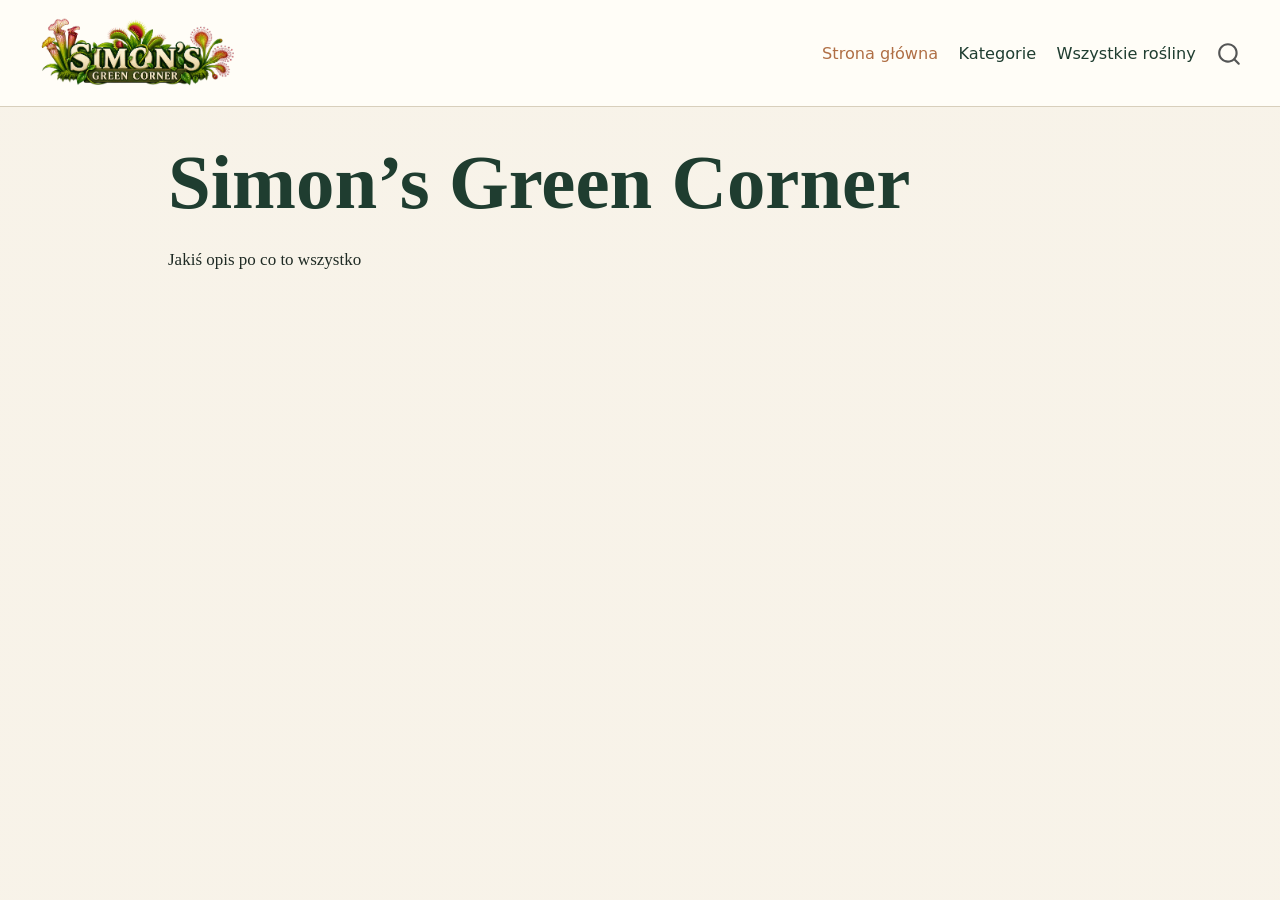
<file: docs/index.html>
<!DOCTYPE html>
<html xmlns="http://www.w3.org/1999/xhtml" lang="pl" xml:lang="pl"><head>

<meta charset="utf-8">
<meta name="generator" content="quarto-1.9.38">

<meta name="viewport" content="width=device-width, initial-scale=1.0, user-scalable=yes">


<title>Simon’s Green Corner – Simon’s Green Corner</title>
<style>
/* Default styles provided by pandoc.
** See https://pandoc.org/MANUAL.html#variables-for-html for config info.
*/
code{white-space: pre-wrap;}
span.smallcaps{font-variant: small-caps;}
div.columns{display: flex; gap: min(4vw, 1.5em);}
div.column{flex: auto; overflow-x: auto;}
div.hanging-indent{margin-left: 1.5em; text-indent: -1.5em;}
ul.task-list{list-style: none;}
ul.task-list li input[type="checkbox"] {
  width: 0.8em;
  margin: 0 0.8em 0.2em -1em; /* quarto-specific, see https://github.com/quarto-dev/quarto-cli/issues/4556 */ 
  vertical-align: middle;
}
</style>


<script src="site_libs/quarto-nav/quarto-nav.js"></script>
<script src="site_libs/quarto-nav/headroom.min.js"></script>
<script src="site_libs/clipboard/clipboard.min.js"></script>
<script src="site_libs/quarto-search/autocomplete.umd.js"></script>
<script src="site_libs/quarto-search/fuse.min.js"></script>
<script src="site_libs/quarto-search/quarto-search.js"></script>
<meta name="quarto:offset" content="./">
<script src="site_libs/quarto-html/quarto.js" type="module"></script>
<script src="site_libs/quarto-html/tabsets/tabsets.js" type="module"></script>
<script src="site_libs/quarto-html/popper.min.js"></script>
<script src="site_libs/quarto-html/tippy.umd.min.js"></script>
<script src="site_libs/quarto-html/anchor.min.js"></script>
<link href="site_libs/quarto-html/tippy.css" rel="stylesheet">
<link href="site_libs/quarto-html/quarto-syntax-highlighting-15634bcf2e68342d4ad2dfa704d543f6.css" rel="stylesheet" id="quarto-text-highlighting-styles">
<script src="site_libs/bootstrap/bootstrap.min.js"></script>
<link href="site_libs/bootstrap/bootstrap-icons.css" rel="stylesheet">
<link href="site_libs/bootstrap/bootstrap-a0f9fd0d421825b736dc1bbcbcba2219.min.css" rel="stylesheet" append-hash="true" id="quarto-bootstrap" data-mode="light">
<script id="quarto-search-options" type="application/json">{
  "location": "navbar",
  "copy-button": false,
  "collapse-after": 3,
  "panel-placement": "end",
  "type": "overlay",
  "limit": 50,
  "keyboard-shortcut": [
    "f",
    "/",
    "s"
  ],
  "show-item-context": false,
  "language": {
    "search-no-results-text": "Brak wyników",
    "search-matching-documents-text": "dopasowane dokumenty",
    "search-copy-link-title": "Kopiuj link do wyszukiwania",
    "search-hide-matches-text": "Ukryj dodatkowe dopasowania",
    "search-more-match-text": "więcej dopasowań w tym dokumencie",
    "search-more-matches-text": "więcej dopasowań w tym dokumencie",
    "search-clear-button-title": "Wyczyść",
    "search-text-placeholder": "",
    "search-detached-cancel-button-title": "Anuluj",
    "search-submit-button-title": "Zatwierdź",
    "search-label": "Szukaj"
  }
}</script>


<link rel="stylesheet" href="styles.css">
</head>

<body class="nav-fixed quarto-light">

<div id="quarto-search-results"></div>
  <header id="quarto-header" class="headroom fixed-top">
    <nav class="navbar navbar-expand-lg " data-bs-theme="dark">
      <div class="navbar-container container-fluid">
      <div class="navbar-brand-container mx-auto">
    <a href="./index.html" class="navbar-brand navbar-brand-logo">
    <img src="./images/logo.png" alt="Simon's Green Corner" class="navbar-logo light-content">
    <img src="./images/logo.png" alt="Simon's Green Corner" class="navbar-logo dark-content">
    </a>
  </div>
            <div id="quarto-search" class="" title="Szukaj"></div>
          <button class="navbar-toggler" type="button" data-bs-toggle="collapse" data-bs-target="#navbarCollapse" aria-controls="navbarCollapse" role="menu" aria-expanded="false" aria-label="Przełącz nawigację" onclick="if (window.quartoToggleHeadroom) { window.quartoToggleHeadroom(); }">
  <span class="navbar-toggler-icon"></span>
</button>
          <div class="collapse navbar-collapse" id="navbarCollapse">
            <ul class="navbar-nav navbar-nav-scroll ms-auto">
  <li class="nav-item">
    <a class="nav-link active" href="./index.html" aria-current="page"> 
<span class="menu-text">Strona główna</span></a>
  </li>  
  <li class="nav-item">
    <a class="nav-link" href="./categories/index.html"> 
<span class="menu-text">Kategorie</span></a>
  </li>  
  <li class="nav-item">
    <a class="nav-link" href="./plants/index.html"> 
<span class="menu-text">Wszystkie rośliny</span></a>
  </li>  
</ul>
          </div> <!-- /navcollapse -->
            <div class="quarto-navbar-tools">
</div>
      </div> <!-- /container-fluid -->
    </nav>
</header>
<!-- content -->
<div id="quarto-content" class="quarto-container page-columns page-rows-contents page-layout-article page-navbar">
<!-- sidebar -->
<!-- margin-sidebar -->
    <div id="quarto-margin-sidebar" class="sidebar margin-sidebar zindex-bottom">
        
    </div>
<!-- main -->
<main class="content" id="quarto-document-content">

<header id="title-block-header" class="quarto-title-block default">
<div class="quarto-title">
<h1 class="title">Simon’s Green Corner</h1>
</div>



<div class="quarto-title-meta">

    
  
    
  </div>
  


</header>


<p>Jakiś opis po co to wszystko</p>



</main> <!-- /main -->
<script id="quarto-html-after-body" type="application/javascript">
  window.document.addEventListener("DOMContentLoaded", function (event) {
    const icon = "";
    const anchorJS = new window.AnchorJS();
    anchorJS.options = {
      placement: 'right',
      icon: icon
    };
    anchorJS.add('.anchored');
    const isCodeAnnotation = (el) => {
      for (const clz of el.classList) {
        if (clz.startsWith('code-annotation-')) {                     
          return true;
        }
      }
      return false;
    }
    const onCopySuccess = function(e) {
      // button target
      const button = e.trigger;
      // don't keep focus
      button.blur();
      // flash "checked"
      button.classList.add('code-copy-button-checked');
      var currentTitle = button.getAttribute("title");
      button.setAttribute("title", "Skopiowano!");
      let tooltip;
      if (window.bootstrap) {
        button.setAttribute("data-bs-toggle", "tooltip");
        button.setAttribute("data-bs-placement", "left");
        button.setAttribute("data-bs-title", "Skopiowano!");
        tooltip = new bootstrap.Tooltip(button, 
          { trigger: "manual", 
            customClass: "code-copy-button-tooltip",
            offset: [0, -8]});
        tooltip.show();    
      }
      setTimeout(function() {
        if (tooltip) {
          tooltip.hide();
          button.removeAttribute("data-bs-title");
          button.removeAttribute("data-bs-toggle");
          button.removeAttribute("data-bs-placement");
        }
        button.setAttribute("title", currentTitle);
        button.classList.remove('code-copy-button-checked');
      }, 1000);
      // clear code selection
      e.clearSelection();
    }
    const getTextToCopy = function(trigger) {
      const outerScaffold = trigger.parentElement.cloneNode(true);
      const codeEl = outerScaffold.querySelector('code');
      for (const childEl of codeEl.children) {
        if (isCodeAnnotation(childEl)) {
          childEl.remove();
        }
      }
      return codeEl.innerText;
    }
    const clipboard = new window.ClipboardJS('.code-copy-button:not([data-in-quarto-modal])', {
      text: getTextToCopy
    });
    clipboard.on('success', onCopySuccess);
    if (window.document.getElementById('quarto-embedded-source-code-modal')) {
      const clipboardModal = new window.ClipboardJS('.code-copy-button[data-in-quarto-modal]', {
        text: getTextToCopy,
        container: window.document.getElementById('quarto-embedded-source-code-modal')
      });
      clipboardModal.on('success', onCopySuccess);
    }
      var localhostRegex = new RegExp(/^(?:http|https):\/\/localhost\:?[0-9]*\//);
      var mailtoRegex = new RegExp(/^mailto:/);
        var filterRegex = new RegExp('/' + window.location.host + '/');
      var isInternal = (href) => {
          return filterRegex.test(href) || localhostRegex.test(href) || mailtoRegex.test(href);
      }
      // Inspect non-navigation links and adorn them if external
     var links = window.document.querySelectorAll('a[href]:not(.nav-link):not(.navbar-brand):not(.toc-action):not(.sidebar-link):not(.sidebar-item-toggle):not(.pagination-link):not(.no-external):not([aria-hidden]):not(.dropdown-item):not(.quarto-navigation-tool):not(.about-link)');
      for (var i=0; i<links.length; i++) {
        const link = links[i];
        if (!isInternal(link.href)) {
          // undo the damage that might have been done by quarto-nav.js in the case of
          // links that we want to consider external
          if (link.dataset.originalHref !== undefined) {
            link.href = link.dataset.originalHref;
          }
        }
      }
    function tippyHover(el, contentFn, onTriggerFn, onUntriggerFn) {
      const config = {
        allowHTML: true,
        maxWidth: 500,
        delay: 100,
        arrow: false,
        appendTo: function(el) {
            return el.parentElement;
        },
        interactive: true,
        interactiveBorder: 10,
        theme: 'quarto',
        placement: 'bottom-start',
      };
      if (contentFn) {
        config.content = contentFn;
      }
      if (onTriggerFn) {
        config.onTrigger = onTriggerFn;
      }
      if (onUntriggerFn) {
        config.onUntrigger = onUntriggerFn;
      }
      window.tippy(el, config); 
    }
    const noterefs = window.document.querySelectorAll('a[role="doc-noteref"]');
    for (var i=0; i<noterefs.length; i++) {
      const ref = noterefs[i];
      tippyHover(ref, function() {
        // use id or data attribute instead here
        let href = ref.getAttribute('data-footnote-href') || ref.getAttribute('href');
        try { href = new URL(href).hash; } catch {}
        const id = href.replace(/^#\/?/, "");
        const note = window.document.getElementById(id);
        if (note) {
          return note.innerHTML;
        } else {
          return "";
        }
      });
    }
    const xrefs = window.document.querySelectorAll('a.quarto-xref');
    const processXRef = (id, note) => {
      // Strip column container classes
      const stripColumnClz = (el) => {
        el.classList.remove("page-full", "page-columns");
        if (el.children) {
          for (const child of el.children) {
            stripColumnClz(child);
          }
        }
      }
      stripColumnClz(note)
      if (id === null || id.startsWith('sec-')) {
        // Special case sections, only their first couple elements
        const container = document.createElement("div");
        if (note.children && note.children.length > 2) {
          container.appendChild(note.children[0].cloneNode(true));
          for (let i = 1; i < note.children.length; i++) {
            const child = note.children[i];
            if (child.tagName === "P" && child.innerText === "") {
              continue;
            } else {
              container.appendChild(child.cloneNode(true));
              break;
            }
          }
          if (window.Quarto?.typesetMath) {
            window.Quarto.typesetMath(container);
          }
          return container.innerHTML
        } else {
          if (window.Quarto?.typesetMath) {
            window.Quarto.typesetMath(note);
          }
          return note.innerHTML;
        }
      } else {
        // Remove any anchor links if they are present
        const anchorLink = note.querySelector('a.anchorjs-link');
        if (anchorLink) {
          anchorLink.remove();
        }
        if (window.Quarto?.typesetMath) {
          window.Quarto.typesetMath(note);
        }
        if (note.classList.contains("callout")) {
          return note.outerHTML;
        } else {
          return note.innerHTML;
        }
      }
    }
    for (var i=0; i<xrefs.length; i++) {
      const xref = xrefs[i];
      tippyHover(xref, undefined, function(instance) {
        instance.disable();
        let url = xref.getAttribute('href');
        let hash = undefined; 
        if (url.startsWith('#')) {
          hash = url;
        } else {
          try { hash = new URL(url).hash; } catch {}
        }
        if (hash) {
          const id = hash.replace(/^#\/?/, "");
          const note = window.document.getElementById(id);
          if (note !== null) {
            try {
              const html = processXRef(id, note.cloneNode(true));
              instance.setContent(html);
            } finally {
              instance.enable();
              instance.show();
            }
          } else {
            // See if we can fetch this
            fetch(url.split('#')[0])
            .then(res => res.text())
            .then(html => {
              const parser = new DOMParser();
              const htmlDoc = parser.parseFromString(html, "text/html");
              const note = htmlDoc.getElementById(id);
              if (note !== null) {
                const html = processXRef(id, note);
                instance.setContent(html);
              } 
            }).finally(() => {
              instance.enable();
              instance.show();
            });
          }
        } else {
          // See if we can fetch a full url (with no hash to target)
          // This is a special case and we should probably do some content thinning / targeting
          fetch(url)
          .then(res => res.text())
          .then(html => {
            const parser = new DOMParser();
            const htmlDoc = parser.parseFromString(html, "text/html");
            const note = htmlDoc.querySelector('main.content');
            if (note !== null) {
              // This should only happen for chapter cross references
              // (since there is no id in the URL)
              // remove the first header
              if (note.children.length > 0 && note.children[0].tagName === "HEADER") {
                note.children[0].remove();
              }
              const html = processXRef(null, note);
              instance.setContent(html);
            } 
          }).finally(() => {
            instance.enable();
            instance.show();
          });
        }
      }, function(instance) {
      });
    }
        let selectedAnnoteEl;
        const selectorForAnnotation = ( cell, annotation) => {
          let cellAttr = 'data-code-cell="' + cell + '"';
          let lineAttr = 'data-code-annotation="' +  annotation + '"';
          const selector = 'span[' + cellAttr + '][' + lineAttr + ']';
          return selector;
        }
        const selectCodeLines = (annoteEl) => {
          const doc = window.document;
          const targetCell = annoteEl.getAttribute("data-target-cell");
          const targetAnnotation = annoteEl.getAttribute("data-target-annotation");
          const annoteSpan = window.document.querySelector(selectorForAnnotation(targetCell, targetAnnotation));
          const lines = annoteSpan.getAttribute("data-code-lines").split(",");
          const lineIds = lines.map((line) => {
            return targetCell + "-" + line;
          })
          let top = null;
          let height = null;
          let parent = null;
          if (lineIds.length > 0) {
              //compute the position of the single el (top and bottom and make a div)
              const el = window.document.getElementById(lineIds[0]);
              top = el.offsetTop;
              height = el.offsetHeight;
              parent = el.parentElement.parentElement;
            if (lineIds.length > 1) {
              const lastEl = window.document.getElementById(lineIds[lineIds.length - 1]);
              const bottom = lastEl.offsetTop + lastEl.offsetHeight;
              height = bottom - top;
            }
            if (top !== null && height !== null && parent !== null) {
              // cook up a div (if necessary) and position it 
              let div = window.document.getElementById("code-annotation-line-highlight");
              if (div === null) {
                div = window.document.createElement("div");
                div.setAttribute("id", "code-annotation-line-highlight");
                div.style.position = 'absolute';
                parent.appendChild(div);
              }
              div.style.top = top - 2 + "px";
              div.style.height = height + 4 + "px";
              div.style.left = 0;
              let gutterDiv = window.document.getElementById("code-annotation-line-highlight-gutter");
              if (gutterDiv === null) {
                gutterDiv = window.document.createElement("div");
                gutterDiv.setAttribute("id", "code-annotation-line-highlight-gutter");
                gutterDiv.style.position = 'absolute';
                const codeCell = window.document.getElementById(targetCell);
                const gutter = codeCell.querySelector('.code-annotation-gutter');
                gutter.appendChild(gutterDiv);
              }
              gutterDiv.style.top = top - 2 + "px";
              gutterDiv.style.height = height + 4 + "px";
            }
            selectedAnnoteEl = annoteEl;
          }
        };
        const unselectCodeLines = () => {
          const elementsIds = ["code-annotation-line-highlight", "code-annotation-line-highlight-gutter"];
          elementsIds.forEach((elId) => {
            const div = window.document.getElementById(elId);
            if (div) {
              div.remove();
            }
          });
          selectedAnnoteEl = undefined;
        };
          // Handle positioning of the toggle
      window.addEventListener(
        "resize",
        throttle(() => {
          elRect = undefined;
          if (selectedAnnoteEl) {
            selectCodeLines(selectedAnnoteEl);
          }
        }, 10)
      );
      function throttle(fn, ms) {
      let throttle = false;
      let timer;
        return (...args) => {
          if(!throttle) { // first call gets through
              fn.apply(this, args);
              throttle = true;
          } else { // all the others get throttled
              if(timer) clearTimeout(timer); // cancel #2
              timer = setTimeout(() => {
                fn.apply(this, args);
                timer = throttle = false;
              }, ms);
          }
        };
      }
        // Attach click handler to the DT
        const annoteDls = window.document.querySelectorAll('dt[data-target-cell]');
        for (const annoteDlNode of annoteDls) {
          annoteDlNode.addEventListener('click', (event) => {
            const clickedEl = event.target;
            if (clickedEl !== selectedAnnoteEl) {
              unselectCodeLines();
              const activeEl = window.document.querySelector('dt[data-target-cell].code-annotation-active');
              if (activeEl) {
                activeEl.classList.remove('code-annotation-active');
              }
              selectCodeLines(clickedEl);
              clickedEl.classList.add('code-annotation-active');
            } else {
              // Unselect the line
              unselectCodeLines();
              clickedEl.classList.remove('code-annotation-active');
            }
          });
        }
    const findCites = (el) => {
      const parentEl = el.parentElement;
      if (parentEl) {
        const cites = parentEl.dataset.cites;
        if (cites) {
          return {
            el,
            cites: cites.split(' ')
          };
        } else {
          return findCites(el.parentElement)
        }
      } else {
        return undefined;
      }
    };
    var bibliorefs = window.document.querySelectorAll('a[role="doc-biblioref"]');
    for (var i=0; i<bibliorefs.length; i++) {
      const ref = bibliorefs[i];
      const citeInfo = findCites(ref);
      if (citeInfo) {
        tippyHover(citeInfo.el, function() {
          var popup = window.document.createElement('div');
          citeInfo.cites.forEach(function(cite) {
            var citeDiv = window.document.createElement('div');
            citeDiv.classList.add('hanging-indent');
            citeDiv.classList.add('csl-entry');
            var biblioDiv = window.document.getElementById('ref-' + cite);
            if (biblioDiv) {
              citeDiv.innerHTML = biblioDiv.innerHTML;
            }
            popup.appendChild(citeDiv);
          });
          return popup.innerHTML;
        });
      }
    }
  });
  </script>
</div> <!-- /content -->




</body></html>
</file>
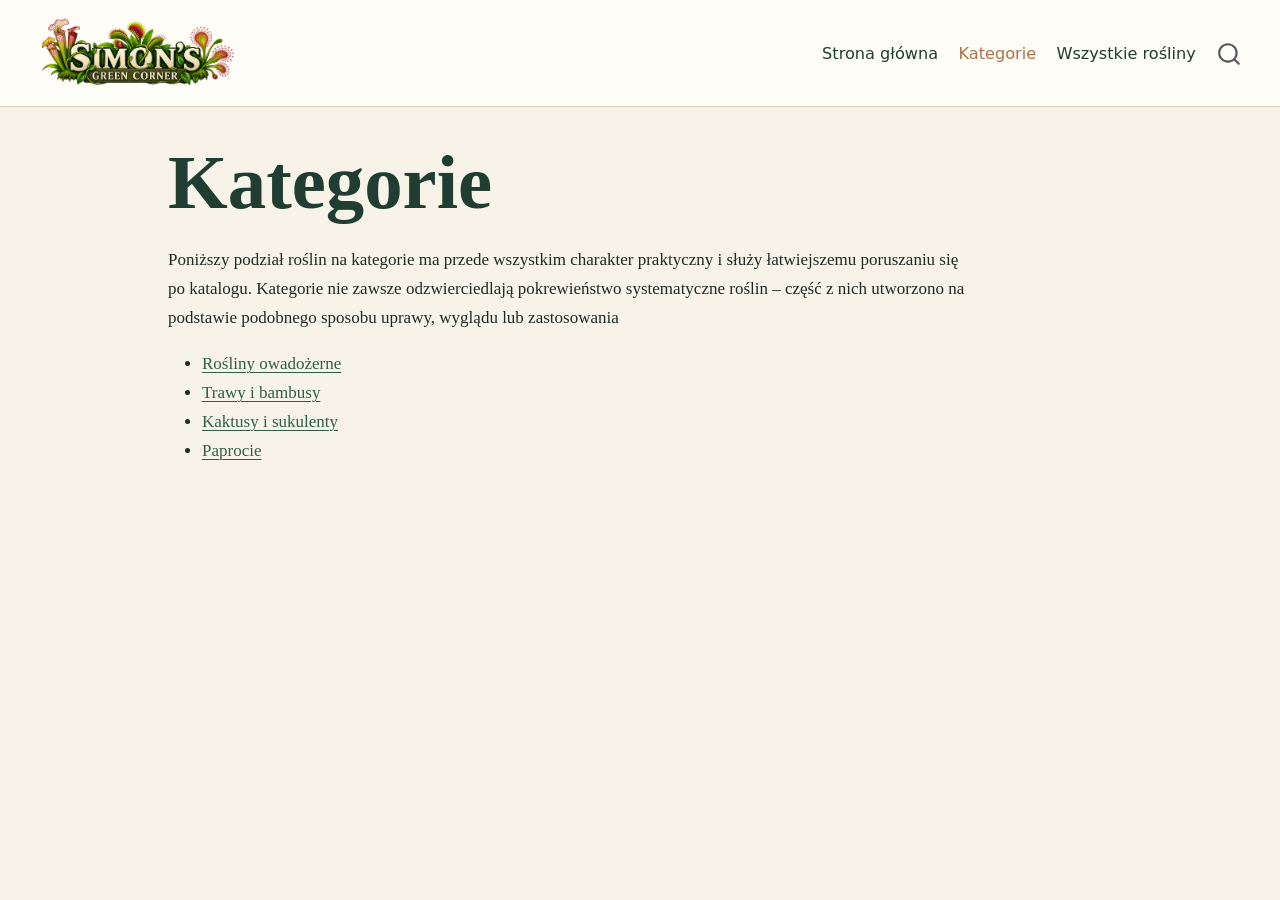
<file: docs/categories/index.html>
<!DOCTYPE html>
<html xmlns="http://www.w3.org/1999/xhtml" lang="pl" xml:lang="pl"><head>

<meta charset="utf-8">
<meta name="generator" content="quarto-1.9.38">

<meta name="viewport" content="width=device-width, initial-scale=1.0, user-scalable=yes">


<title>Kategorie – Simon’s Green Corner</title>
<style>
/* Default styles provided by pandoc.
** See https://pandoc.org/MANUAL.html#variables-for-html for config info.
*/
code{white-space: pre-wrap;}
span.smallcaps{font-variant: small-caps;}
div.columns{display: flex; gap: min(4vw, 1.5em);}
div.column{flex: auto; overflow-x: auto;}
div.hanging-indent{margin-left: 1.5em; text-indent: -1.5em;}
ul.task-list{list-style: none;}
ul.task-list li input[type="checkbox"] {
  width: 0.8em;
  margin: 0 0.8em 0.2em -1em; /* quarto-specific, see https://github.com/quarto-dev/quarto-cli/issues/4556 */ 
  vertical-align: middle;
}
</style>


<script src="../site_libs/quarto-nav/quarto-nav.js"></script>
<script src="../site_libs/quarto-nav/headroom.min.js"></script>
<script src="../site_libs/clipboard/clipboard.min.js"></script>
<script src="../site_libs/quarto-search/autocomplete.umd.js"></script>
<script src="../site_libs/quarto-search/fuse.min.js"></script>
<script src="../site_libs/quarto-search/quarto-search.js"></script>
<meta name="quarto:offset" content="../">
<script src="../site_libs/quarto-html/quarto.js" type="module"></script>
<script src="../site_libs/quarto-html/tabsets/tabsets.js" type="module"></script>
<script src="../site_libs/quarto-html/popper.min.js"></script>
<script src="../site_libs/quarto-html/tippy.umd.min.js"></script>
<script src="../site_libs/quarto-html/anchor.min.js"></script>
<link href="../site_libs/quarto-html/tippy.css" rel="stylesheet">
<link href="../site_libs/quarto-html/quarto-syntax-highlighting-15634bcf2e68342d4ad2dfa704d543f6.css" rel="stylesheet" id="quarto-text-highlighting-styles">
<script src="../site_libs/bootstrap/bootstrap.min.js"></script>
<link href="../site_libs/bootstrap/bootstrap-icons.css" rel="stylesheet">
<link href="../site_libs/bootstrap/bootstrap-a0f9fd0d421825b736dc1bbcbcba2219.min.css" rel="stylesheet" append-hash="true" id="quarto-bootstrap" data-mode="light">
<script id="quarto-search-options" type="application/json">{
  "location": "navbar",
  "copy-button": false,
  "collapse-after": 3,
  "panel-placement": "end",
  "type": "overlay",
  "limit": 50,
  "keyboard-shortcut": [
    "f",
    "/",
    "s"
  ],
  "show-item-context": false,
  "language": {
    "search-no-results-text": "Brak wyników",
    "search-matching-documents-text": "dopasowane dokumenty",
    "search-copy-link-title": "Kopiuj link do wyszukiwania",
    "search-hide-matches-text": "Ukryj dodatkowe dopasowania",
    "search-more-match-text": "więcej dopasowań w tym dokumencie",
    "search-more-matches-text": "więcej dopasowań w tym dokumencie",
    "search-clear-button-title": "Wyczyść",
    "search-text-placeholder": "",
    "search-detached-cancel-button-title": "Anuluj",
    "search-submit-button-title": "Zatwierdź",
    "search-label": "Szukaj"
  }
}</script>


<link rel="stylesheet" href="../styles.css">
</head>

<body class="nav-fixed quarto-light">

<div id="quarto-search-results"></div>
  <header id="quarto-header" class="headroom fixed-top">
    <nav class="navbar navbar-expand-lg " data-bs-theme="dark">
      <div class="navbar-container container-fluid">
      <div class="navbar-brand-container mx-auto">
    <a href="../index.html" class="navbar-brand navbar-brand-logo">
    <img src="../images/logo.png" alt="Simon's Green Corner" class="navbar-logo light-content">
    <img src="../images/logo.png" alt="Simon's Green Corner" class="navbar-logo dark-content">
    </a>
  </div>
            <div id="quarto-search" class="" title="Szukaj"></div>
          <button class="navbar-toggler" type="button" data-bs-toggle="collapse" data-bs-target="#navbarCollapse" aria-controls="navbarCollapse" role="menu" aria-expanded="false" aria-label="Przełącz nawigację" onclick="if (window.quartoToggleHeadroom) { window.quartoToggleHeadroom(); }">
  <span class="navbar-toggler-icon"></span>
</button>
          <div class="collapse navbar-collapse" id="navbarCollapse">
            <ul class="navbar-nav navbar-nav-scroll ms-auto">
  <li class="nav-item">
    <a class="nav-link" href="../index.html"> 
<span class="menu-text">Strona główna</span></a>
  </li>  
  <li class="nav-item">
    <a class="nav-link active" href="../categories/index.html" aria-current="page"> 
<span class="menu-text">Kategorie</span></a>
  </li>  
  <li class="nav-item">
    <a class="nav-link" href="../plants/index.html"> 
<span class="menu-text">Wszystkie rośliny</span></a>
  </li>  
</ul>
          </div> <!-- /navcollapse -->
            <div class="quarto-navbar-tools">
</div>
      </div> <!-- /container-fluid -->
    </nav>
</header>
<!-- content -->
<div id="quarto-content" class="quarto-container page-columns page-rows-contents page-layout-article page-navbar">
<!-- sidebar -->
<!-- margin-sidebar -->
    <div id="quarto-margin-sidebar" class="sidebar margin-sidebar zindex-bottom">
        
    </div>
<!-- main -->
<main class="content" id="quarto-document-content">

<header id="title-block-header" class="quarto-title-block default">
<div class="quarto-title">
<h1 class="title">Kategorie</h1>
</div>



<div class="quarto-title-meta">

    
  
    
  </div>
  


</header>


<p>Poniższy podział roślin na kategorie ma przede wszystkim charakter praktyczny i służy łatwiejszemu poruszaniu się po katalogu. Kategorie nie zawsze odzwierciedlają pokrewieństwo systematyczne roślin – część z nich utworzono na podstawie podobnego sposobu uprawy, wyglądu lub zastosowania</p>
<ul>
<li><a href="../categories/carnivorous.html">Rośliny owadożerne</a></li>
<li><a href="../categories/bamboo.html">Trawy i bambusy</a></li>
<li><a href="../categories/cacti.html">Kaktusy i sukulenty</a></li>
<li><a href="../categories/ferns.html">Paprocie</a></li>
</ul>



</main> <!-- /main -->
<script id="quarto-html-after-body" type="application/javascript">
  window.document.addEventListener("DOMContentLoaded", function (event) {
    const icon = "";
    const anchorJS = new window.AnchorJS();
    anchorJS.options = {
      placement: 'right',
      icon: icon
    };
    anchorJS.add('.anchored');
    const isCodeAnnotation = (el) => {
      for (const clz of el.classList) {
        if (clz.startsWith('code-annotation-')) {                     
          return true;
        }
      }
      return false;
    }
    const onCopySuccess = function(e) {
      // button target
      const button = e.trigger;
      // don't keep focus
      button.blur();
      // flash "checked"
      button.classList.add('code-copy-button-checked');
      var currentTitle = button.getAttribute("title");
      button.setAttribute("title", "Skopiowano!");
      let tooltip;
      if (window.bootstrap) {
        button.setAttribute("data-bs-toggle", "tooltip");
        button.setAttribute("data-bs-placement", "left");
        button.setAttribute("data-bs-title", "Skopiowano!");
        tooltip = new bootstrap.Tooltip(button, 
          { trigger: "manual", 
            customClass: "code-copy-button-tooltip",
            offset: [0, -8]});
        tooltip.show();    
      }
      setTimeout(function() {
        if (tooltip) {
          tooltip.hide();
          button.removeAttribute("data-bs-title");
          button.removeAttribute("data-bs-toggle");
          button.removeAttribute("data-bs-placement");
        }
        button.setAttribute("title", currentTitle);
        button.classList.remove('code-copy-button-checked');
      }, 1000);
      // clear code selection
      e.clearSelection();
    }
    const getTextToCopy = function(trigger) {
      const outerScaffold = trigger.parentElement.cloneNode(true);
      const codeEl = outerScaffold.querySelector('code');
      for (const childEl of codeEl.children) {
        if (isCodeAnnotation(childEl)) {
          childEl.remove();
        }
      }
      return codeEl.innerText;
    }
    const clipboard = new window.ClipboardJS('.code-copy-button:not([data-in-quarto-modal])', {
      text: getTextToCopy
    });
    clipboard.on('success', onCopySuccess);
    if (window.document.getElementById('quarto-embedded-source-code-modal')) {
      const clipboardModal = new window.ClipboardJS('.code-copy-button[data-in-quarto-modal]', {
        text: getTextToCopy,
        container: window.document.getElementById('quarto-embedded-source-code-modal')
      });
      clipboardModal.on('success', onCopySuccess);
    }
      var localhostRegex = new RegExp(/^(?:http|https):\/\/localhost\:?[0-9]*\//);
      var mailtoRegex = new RegExp(/^mailto:/);
        var filterRegex = new RegExp('/' + window.location.host + '/');
      var isInternal = (href) => {
          return filterRegex.test(href) || localhostRegex.test(href) || mailtoRegex.test(href);
      }
      // Inspect non-navigation links and adorn them if external
     var links = window.document.querySelectorAll('a[href]:not(.nav-link):not(.navbar-brand):not(.toc-action):not(.sidebar-link):not(.sidebar-item-toggle):not(.pagination-link):not(.no-external):not([aria-hidden]):not(.dropdown-item):not(.quarto-navigation-tool):not(.about-link)');
      for (var i=0; i<links.length; i++) {
        const link = links[i];
        if (!isInternal(link.href)) {
          // undo the damage that might have been done by quarto-nav.js in the case of
          // links that we want to consider external
          if (link.dataset.originalHref !== undefined) {
            link.href = link.dataset.originalHref;
          }
        }
      }
    function tippyHover(el, contentFn, onTriggerFn, onUntriggerFn) {
      const config = {
        allowHTML: true,
        maxWidth: 500,
        delay: 100,
        arrow: false,
        appendTo: function(el) {
            return el.parentElement;
        },
        interactive: true,
        interactiveBorder: 10,
        theme: 'quarto',
        placement: 'bottom-start',
      };
      if (contentFn) {
        config.content = contentFn;
      }
      if (onTriggerFn) {
        config.onTrigger = onTriggerFn;
      }
      if (onUntriggerFn) {
        config.onUntrigger = onUntriggerFn;
      }
      window.tippy(el, config); 
    }
    const noterefs = window.document.querySelectorAll('a[role="doc-noteref"]');
    for (var i=0; i<noterefs.length; i++) {
      const ref = noterefs[i];
      tippyHover(ref, function() {
        // use id or data attribute instead here
        let href = ref.getAttribute('data-footnote-href') || ref.getAttribute('href');
        try { href = new URL(href).hash; } catch {}
        const id = href.replace(/^#\/?/, "");
        const note = window.document.getElementById(id);
        if (note) {
          return note.innerHTML;
        } else {
          return "";
        }
      });
    }
    const xrefs = window.document.querySelectorAll('a.quarto-xref');
    const processXRef = (id, note) => {
      // Strip column container classes
      const stripColumnClz = (el) => {
        el.classList.remove("page-full", "page-columns");
        if (el.children) {
          for (const child of el.children) {
            stripColumnClz(child);
          }
        }
      }
      stripColumnClz(note)
      if (id === null || id.startsWith('sec-')) {
        // Special case sections, only their first couple elements
        const container = document.createElement("div");
        if (note.children && note.children.length > 2) {
          container.appendChild(note.children[0].cloneNode(true));
          for (let i = 1; i < note.children.length; i++) {
            const child = note.children[i];
            if (child.tagName === "P" && child.innerText === "") {
              continue;
            } else {
              container.appendChild(child.cloneNode(true));
              break;
            }
          }
          if (window.Quarto?.typesetMath) {
            window.Quarto.typesetMath(container);
          }
          return container.innerHTML
        } else {
          if (window.Quarto?.typesetMath) {
            window.Quarto.typesetMath(note);
          }
          return note.innerHTML;
        }
      } else {
        // Remove any anchor links if they are present
        const anchorLink = note.querySelector('a.anchorjs-link');
        if (anchorLink) {
          anchorLink.remove();
        }
        if (window.Quarto?.typesetMath) {
          window.Quarto.typesetMath(note);
        }
        if (note.classList.contains("callout")) {
          return note.outerHTML;
        } else {
          return note.innerHTML;
        }
      }
    }
    for (var i=0; i<xrefs.length; i++) {
      const xref = xrefs[i];
      tippyHover(xref, undefined, function(instance) {
        instance.disable();
        let url = xref.getAttribute('href');
        let hash = undefined; 
        if (url.startsWith('#')) {
          hash = url;
        } else {
          try { hash = new URL(url).hash; } catch {}
        }
        if (hash) {
          const id = hash.replace(/^#\/?/, "");
          const note = window.document.getElementById(id);
          if (note !== null) {
            try {
              const html = processXRef(id, note.cloneNode(true));
              instance.setContent(html);
            } finally {
              instance.enable();
              instance.show();
            }
          } else {
            // See if we can fetch this
            fetch(url.split('#')[0])
            .then(res => res.text())
            .then(html => {
              const parser = new DOMParser();
              const htmlDoc = parser.parseFromString(html, "text/html");
              const note = htmlDoc.getElementById(id);
              if (note !== null) {
                const html = processXRef(id, note);
                instance.setContent(html);
              } 
            }).finally(() => {
              instance.enable();
              instance.show();
            });
          }
        } else {
          // See if we can fetch a full url (with no hash to target)
          // This is a special case and we should probably do some content thinning / targeting
          fetch(url)
          .then(res => res.text())
          .then(html => {
            const parser = new DOMParser();
            const htmlDoc = parser.parseFromString(html, "text/html");
            const note = htmlDoc.querySelector('main.content');
            if (note !== null) {
              // This should only happen for chapter cross references
              // (since there is no id in the URL)
              // remove the first header
              if (note.children.length > 0 && note.children[0].tagName === "HEADER") {
                note.children[0].remove();
              }
              const html = processXRef(null, note);
              instance.setContent(html);
            } 
          }).finally(() => {
            instance.enable();
            instance.show();
          });
        }
      }, function(instance) {
      });
    }
        let selectedAnnoteEl;
        const selectorForAnnotation = ( cell, annotation) => {
          let cellAttr = 'data-code-cell="' + cell + '"';
          let lineAttr = 'data-code-annotation="' +  annotation + '"';
          const selector = 'span[' + cellAttr + '][' + lineAttr + ']';
          return selector;
        }
        const selectCodeLines = (annoteEl) => {
          const doc = window.document;
          const targetCell = annoteEl.getAttribute("data-target-cell");
          const targetAnnotation = annoteEl.getAttribute("data-target-annotation");
          const annoteSpan = window.document.querySelector(selectorForAnnotation(targetCell, targetAnnotation));
          const lines = annoteSpan.getAttribute("data-code-lines").split(",");
          const lineIds = lines.map((line) => {
            return targetCell + "-" + line;
          })
          let top = null;
          let height = null;
          let parent = null;
          if (lineIds.length > 0) {
              //compute the position of the single el (top and bottom and make a div)
              const el = window.document.getElementById(lineIds[0]);
              top = el.offsetTop;
              height = el.offsetHeight;
              parent = el.parentElement.parentElement;
            if (lineIds.length > 1) {
              const lastEl = window.document.getElementById(lineIds[lineIds.length - 1]);
              const bottom = lastEl.offsetTop + lastEl.offsetHeight;
              height = bottom - top;
            }
            if (top !== null && height !== null && parent !== null) {
              // cook up a div (if necessary) and position it 
              let div = window.document.getElementById("code-annotation-line-highlight");
              if (div === null) {
                div = window.document.createElement("div");
                div.setAttribute("id", "code-annotation-line-highlight");
                div.style.position = 'absolute';
                parent.appendChild(div);
              }
              div.style.top = top - 2 + "px";
              div.style.height = height + 4 + "px";
              div.style.left = 0;
              let gutterDiv = window.document.getElementById("code-annotation-line-highlight-gutter");
              if (gutterDiv === null) {
                gutterDiv = window.document.createElement("div");
                gutterDiv.setAttribute("id", "code-annotation-line-highlight-gutter");
                gutterDiv.style.position = 'absolute';
                const codeCell = window.document.getElementById(targetCell);
                const gutter = codeCell.querySelector('.code-annotation-gutter');
                gutter.appendChild(gutterDiv);
              }
              gutterDiv.style.top = top - 2 + "px";
              gutterDiv.style.height = height + 4 + "px";
            }
            selectedAnnoteEl = annoteEl;
          }
        };
        const unselectCodeLines = () => {
          const elementsIds = ["code-annotation-line-highlight", "code-annotation-line-highlight-gutter"];
          elementsIds.forEach((elId) => {
            const div = window.document.getElementById(elId);
            if (div) {
              div.remove();
            }
          });
          selectedAnnoteEl = undefined;
        };
          // Handle positioning of the toggle
      window.addEventListener(
        "resize",
        throttle(() => {
          elRect = undefined;
          if (selectedAnnoteEl) {
            selectCodeLines(selectedAnnoteEl);
          }
        }, 10)
      );
      function throttle(fn, ms) {
      let throttle = false;
      let timer;
        return (...args) => {
          if(!throttle) { // first call gets through
              fn.apply(this, args);
              throttle = true;
          } else { // all the others get throttled
              if(timer) clearTimeout(timer); // cancel #2
              timer = setTimeout(() => {
                fn.apply(this, args);
                timer = throttle = false;
              }, ms);
          }
        };
      }
        // Attach click handler to the DT
        const annoteDls = window.document.querySelectorAll('dt[data-target-cell]');
        for (const annoteDlNode of annoteDls) {
          annoteDlNode.addEventListener('click', (event) => {
            const clickedEl = event.target;
            if (clickedEl !== selectedAnnoteEl) {
              unselectCodeLines();
              const activeEl = window.document.querySelector('dt[data-target-cell].code-annotation-active');
              if (activeEl) {
                activeEl.classList.remove('code-annotation-active');
              }
              selectCodeLines(clickedEl);
              clickedEl.classList.add('code-annotation-active');
            } else {
              // Unselect the line
              unselectCodeLines();
              clickedEl.classList.remove('code-annotation-active');
            }
          });
        }
    const findCites = (el) => {
      const parentEl = el.parentElement;
      if (parentEl) {
        const cites = parentEl.dataset.cites;
        if (cites) {
          return {
            el,
            cites: cites.split(' ')
          };
        } else {
          return findCites(el.parentElement)
        }
      } else {
        return undefined;
      }
    };
    var bibliorefs = window.document.querySelectorAll('a[role="doc-biblioref"]');
    for (var i=0; i<bibliorefs.length; i++) {
      const ref = bibliorefs[i];
      const citeInfo = findCites(ref);
      if (citeInfo) {
        tippyHover(citeInfo.el, function() {
          var popup = window.document.createElement('div');
          citeInfo.cites.forEach(function(cite) {
            var citeDiv = window.document.createElement('div');
            citeDiv.classList.add('hanging-indent');
            citeDiv.classList.add('csl-entry');
            var biblioDiv = window.document.getElementById('ref-' + cite);
            if (biblioDiv) {
              citeDiv.innerHTML = biblioDiv.innerHTML;
            }
            popup.appendChild(citeDiv);
          });
          return popup.innerHTML;
        });
      }
    }
  });
  </script>
</div> <!-- /content -->




</body></html>
</file>
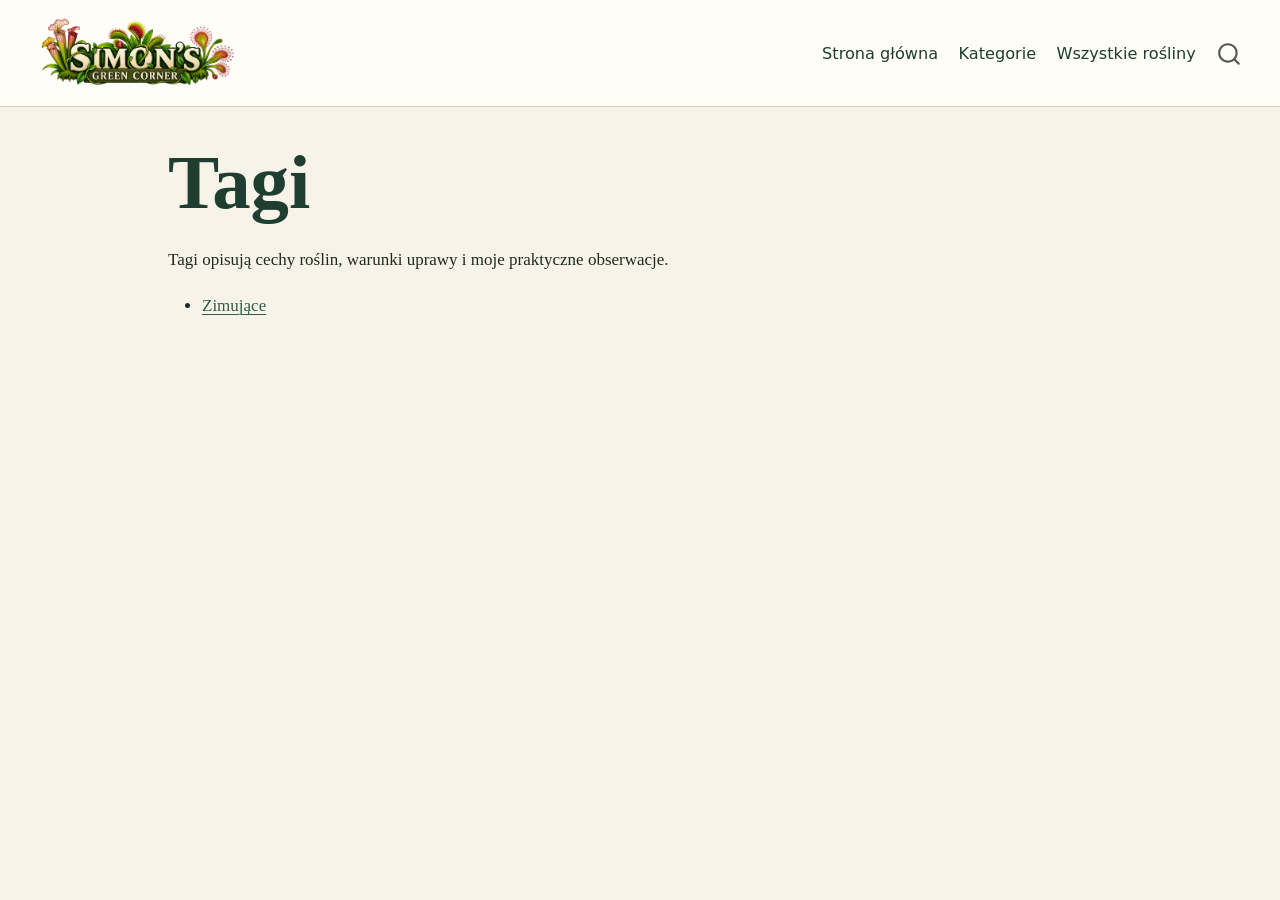
<file: docs/tags/index.html>
<!DOCTYPE html>
<html xmlns="http://www.w3.org/1999/xhtml" lang="pl" xml:lang="pl"><head>

<meta charset="utf-8">
<meta name="generator" content="quarto-1.9.38">

<meta name="viewport" content="width=device-width, initial-scale=1.0, user-scalable=yes">


<title>Tagi – Simon’s Green Corner</title>
<style>
/* Default styles provided by pandoc.
** See https://pandoc.org/MANUAL.html#variables-for-html for config info.
*/
code{white-space: pre-wrap;}
span.smallcaps{font-variant: small-caps;}
div.columns{display: flex; gap: min(4vw, 1.5em);}
div.column{flex: auto; overflow-x: auto;}
div.hanging-indent{margin-left: 1.5em; text-indent: -1.5em;}
ul.task-list{list-style: none;}
ul.task-list li input[type="checkbox"] {
  width: 0.8em;
  margin: 0 0.8em 0.2em -1em; /* quarto-specific, see https://github.com/quarto-dev/quarto-cli/issues/4556 */ 
  vertical-align: middle;
}
</style>


<script src="../site_libs/quarto-nav/quarto-nav.js"></script>
<script src="../site_libs/quarto-nav/headroom.min.js"></script>
<script src="../site_libs/clipboard/clipboard.min.js"></script>
<script src="../site_libs/quarto-search/autocomplete.umd.js"></script>
<script src="../site_libs/quarto-search/fuse.min.js"></script>
<script src="../site_libs/quarto-search/quarto-search.js"></script>
<meta name="quarto:offset" content="../">
<script src="../site_libs/quarto-html/quarto.js" type="module"></script>
<script src="../site_libs/quarto-html/tabsets/tabsets.js" type="module"></script>
<script src="../site_libs/quarto-html/popper.min.js"></script>
<script src="../site_libs/quarto-html/tippy.umd.min.js"></script>
<script src="../site_libs/quarto-html/anchor.min.js"></script>
<link href="../site_libs/quarto-html/tippy.css" rel="stylesheet">
<link href="../site_libs/quarto-html/quarto-syntax-highlighting-15634bcf2e68342d4ad2dfa704d543f6.css" rel="stylesheet" id="quarto-text-highlighting-styles">
<script src="../site_libs/bootstrap/bootstrap.min.js"></script>
<link href="../site_libs/bootstrap/bootstrap-icons.css" rel="stylesheet">
<link href="../site_libs/bootstrap/bootstrap-a0f9fd0d421825b736dc1bbcbcba2219.min.css" rel="stylesheet" append-hash="true" id="quarto-bootstrap" data-mode="light">
<script id="quarto-search-options" type="application/json">{
  "location": "navbar",
  "copy-button": false,
  "collapse-after": 3,
  "panel-placement": "end",
  "type": "overlay",
  "limit": 50,
  "keyboard-shortcut": [
    "f",
    "/",
    "s"
  ],
  "show-item-context": false,
  "language": {
    "search-no-results-text": "Brak wyników",
    "search-matching-documents-text": "dopasowane dokumenty",
    "search-copy-link-title": "Kopiuj link do wyszukiwania",
    "search-hide-matches-text": "Ukryj dodatkowe dopasowania",
    "search-more-match-text": "więcej dopasowań w tym dokumencie",
    "search-more-matches-text": "więcej dopasowań w tym dokumencie",
    "search-clear-button-title": "Wyczyść",
    "search-text-placeholder": "",
    "search-detached-cancel-button-title": "Anuluj",
    "search-submit-button-title": "Zatwierdź",
    "search-label": "Szukaj"
  }
}</script>


<link rel="stylesheet" href="../styles.css">
</head>

<body class="nav-fixed quarto-light">

<div id="quarto-search-results"></div>
  <header id="quarto-header" class="headroom fixed-top">
    <nav class="navbar navbar-expand-lg " data-bs-theme="dark">
      <div class="navbar-container container-fluid">
      <div class="navbar-brand-container mx-auto">
    <a href="../index.html" class="navbar-brand navbar-brand-logo">
    <img src="../images/logo.png" alt="Simon's Green Corner" class="navbar-logo light-content">
    <img src="../images/logo.png" alt="Simon's Green Corner" class="navbar-logo dark-content">
    </a>
  </div>
            <div id="quarto-search" class="" title="Szukaj"></div>
          <button class="navbar-toggler" type="button" data-bs-toggle="collapse" data-bs-target="#navbarCollapse" aria-controls="navbarCollapse" role="menu" aria-expanded="false" aria-label="Przełącz nawigację" onclick="if (window.quartoToggleHeadroom) { window.quartoToggleHeadroom(); }">
  <span class="navbar-toggler-icon"></span>
</button>
          <div class="collapse navbar-collapse" id="navbarCollapse">
            <ul class="navbar-nav navbar-nav-scroll ms-auto">
  <li class="nav-item">
    <a class="nav-link" href="../index.html"> 
<span class="menu-text">Strona główna</span></a>
  </li>  
  <li class="nav-item">
    <a class="nav-link" href="../categories/index.html"> 
<span class="menu-text">Kategorie</span></a>
  </li>  
  <li class="nav-item">
    <a class="nav-link" href="../plants/index.html"> 
<span class="menu-text">Wszystkie rośliny</span></a>
  </li>  
</ul>
          </div> <!-- /navcollapse -->
            <div class="quarto-navbar-tools">
</div>
      </div> <!-- /container-fluid -->
    </nav>
</header>
<!-- content -->
<div id="quarto-content" class="quarto-container page-columns page-rows-contents page-layout-article page-navbar">
<!-- sidebar -->
<!-- margin-sidebar -->
    <div id="quarto-margin-sidebar" class="sidebar margin-sidebar zindex-bottom">
        
    </div>
<!-- main -->
<main class="content" id="quarto-document-content">

<header id="title-block-header" class="quarto-title-block default">
<div class="quarto-title">
<h1 class="title">Tagi</h1>
</div>



<div class="quarto-title-meta">

    
  
    
  </div>
  


</header>


<p>Tagi opisują cechy roślin, warunki uprawy i moje praktyczne obserwacje.</p>
<ul>
<li><a href="../tags/zimujace.html">Zimujące</a></li>
</ul>



</main> <!-- /main -->
<script id="quarto-html-after-body" type="application/javascript">
  window.document.addEventListener("DOMContentLoaded", function (event) {
    const icon = "";
    const anchorJS = new window.AnchorJS();
    anchorJS.options = {
      placement: 'right',
      icon: icon
    };
    anchorJS.add('.anchored');
    const isCodeAnnotation = (el) => {
      for (const clz of el.classList) {
        if (clz.startsWith('code-annotation-')) {                     
          return true;
        }
      }
      return false;
    }
    const onCopySuccess = function(e) {
      // button target
      const button = e.trigger;
      // don't keep focus
      button.blur();
      // flash "checked"
      button.classList.add('code-copy-button-checked');
      var currentTitle = button.getAttribute("title");
      button.setAttribute("title", "Skopiowano!");
      let tooltip;
      if (window.bootstrap) {
        button.setAttribute("data-bs-toggle", "tooltip");
        button.setAttribute("data-bs-placement", "left");
        button.setAttribute("data-bs-title", "Skopiowano!");
        tooltip = new bootstrap.Tooltip(button, 
          { trigger: "manual", 
            customClass: "code-copy-button-tooltip",
            offset: [0, -8]});
        tooltip.show();    
      }
      setTimeout(function() {
        if (tooltip) {
          tooltip.hide();
          button.removeAttribute("data-bs-title");
          button.removeAttribute("data-bs-toggle");
          button.removeAttribute("data-bs-placement");
        }
        button.setAttribute("title", currentTitle);
        button.classList.remove('code-copy-button-checked');
      }, 1000);
      // clear code selection
      e.clearSelection();
    }
    const getTextToCopy = function(trigger) {
      const outerScaffold = trigger.parentElement.cloneNode(true);
      const codeEl = outerScaffold.querySelector('code');
      for (const childEl of codeEl.children) {
        if (isCodeAnnotation(childEl)) {
          childEl.remove();
        }
      }
      return codeEl.innerText;
    }
    const clipboard = new window.ClipboardJS('.code-copy-button:not([data-in-quarto-modal])', {
      text: getTextToCopy
    });
    clipboard.on('success', onCopySuccess);
    if (window.document.getElementById('quarto-embedded-source-code-modal')) {
      const clipboardModal = new window.ClipboardJS('.code-copy-button[data-in-quarto-modal]', {
        text: getTextToCopy,
        container: window.document.getElementById('quarto-embedded-source-code-modal')
      });
      clipboardModal.on('success', onCopySuccess);
    }
      var localhostRegex = new RegExp(/^(?:http|https):\/\/localhost\:?[0-9]*\//);
      var mailtoRegex = new RegExp(/^mailto:/);
        var filterRegex = new RegExp('/' + window.location.host + '/');
      var isInternal = (href) => {
          return filterRegex.test(href) || localhostRegex.test(href) || mailtoRegex.test(href);
      }
      // Inspect non-navigation links and adorn them if external
     var links = window.document.querySelectorAll('a[href]:not(.nav-link):not(.navbar-brand):not(.toc-action):not(.sidebar-link):not(.sidebar-item-toggle):not(.pagination-link):not(.no-external):not([aria-hidden]):not(.dropdown-item):not(.quarto-navigation-tool):not(.about-link)');
      for (var i=0; i<links.length; i++) {
        const link = links[i];
        if (!isInternal(link.href)) {
          // undo the damage that might have been done by quarto-nav.js in the case of
          // links that we want to consider external
          if (link.dataset.originalHref !== undefined) {
            link.href = link.dataset.originalHref;
          }
        }
      }
    function tippyHover(el, contentFn, onTriggerFn, onUntriggerFn) {
      const config = {
        allowHTML: true,
        maxWidth: 500,
        delay: 100,
        arrow: false,
        appendTo: function(el) {
            return el.parentElement;
        },
        interactive: true,
        interactiveBorder: 10,
        theme: 'quarto',
        placement: 'bottom-start',
      };
      if (contentFn) {
        config.content = contentFn;
      }
      if (onTriggerFn) {
        config.onTrigger = onTriggerFn;
      }
      if (onUntriggerFn) {
        config.onUntrigger = onUntriggerFn;
      }
      window.tippy(el, config); 
    }
    const noterefs = window.document.querySelectorAll('a[role="doc-noteref"]');
    for (var i=0; i<noterefs.length; i++) {
      const ref = noterefs[i];
      tippyHover(ref, function() {
        // use id or data attribute instead here
        let href = ref.getAttribute('data-footnote-href') || ref.getAttribute('href');
        try { href = new URL(href).hash; } catch {}
        const id = href.replace(/^#\/?/, "");
        const note = window.document.getElementById(id);
        if (note) {
          return note.innerHTML;
        } else {
          return "";
        }
      });
    }
    const xrefs = window.document.querySelectorAll('a.quarto-xref');
    const processXRef = (id, note) => {
      // Strip column container classes
      const stripColumnClz = (el) => {
        el.classList.remove("page-full", "page-columns");
        if (el.children) {
          for (const child of el.children) {
            stripColumnClz(child);
          }
        }
      }
      stripColumnClz(note)
      if (id === null || id.startsWith('sec-')) {
        // Special case sections, only their first couple elements
        const container = document.createElement("div");
        if (note.children && note.children.length > 2) {
          container.appendChild(note.children[0].cloneNode(true));
          for (let i = 1; i < note.children.length; i++) {
            const child = note.children[i];
            if (child.tagName === "P" && child.innerText === "") {
              continue;
            } else {
              container.appendChild(child.cloneNode(true));
              break;
            }
          }
          if (window.Quarto?.typesetMath) {
            window.Quarto.typesetMath(container);
          }
          return container.innerHTML
        } else {
          if (window.Quarto?.typesetMath) {
            window.Quarto.typesetMath(note);
          }
          return note.innerHTML;
        }
      } else {
        // Remove any anchor links if they are present
        const anchorLink = note.querySelector('a.anchorjs-link');
        if (anchorLink) {
          anchorLink.remove();
        }
        if (window.Quarto?.typesetMath) {
          window.Quarto.typesetMath(note);
        }
        if (note.classList.contains("callout")) {
          return note.outerHTML;
        } else {
          return note.innerHTML;
        }
      }
    }
    for (var i=0; i<xrefs.length; i++) {
      const xref = xrefs[i];
      tippyHover(xref, undefined, function(instance) {
        instance.disable();
        let url = xref.getAttribute('href');
        let hash = undefined; 
        if (url.startsWith('#')) {
          hash = url;
        } else {
          try { hash = new URL(url).hash; } catch {}
        }
        if (hash) {
          const id = hash.replace(/^#\/?/, "");
          const note = window.document.getElementById(id);
          if (note !== null) {
            try {
              const html = processXRef(id, note.cloneNode(true));
              instance.setContent(html);
            } finally {
              instance.enable();
              instance.show();
            }
          } else {
            // See if we can fetch this
            fetch(url.split('#')[0])
            .then(res => res.text())
            .then(html => {
              const parser = new DOMParser();
              const htmlDoc = parser.parseFromString(html, "text/html");
              const note = htmlDoc.getElementById(id);
              if (note !== null) {
                const html = processXRef(id, note);
                instance.setContent(html);
              } 
            }).finally(() => {
              instance.enable();
              instance.show();
            });
          }
        } else {
          // See if we can fetch a full url (with no hash to target)
          // This is a special case and we should probably do some content thinning / targeting
          fetch(url)
          .then(res => res.text())
          .then(html => {
            const parser = new DOMParser();
            const htmlDoc = parser.parseFromString(html, "text/html");
            const note = htmlDoc.querySelector('main.content');
            if (note !== null) {
              // This should only happen for chapter cross references
              // (since there is no id in the URL)
              // remove the first header
              if (note.children.length > 0 && note.children[0].tagName === "HEADER") {
                note.children[0].remove();
              }
              const html = processXRef(null, note);
              instance.setContent(html);
            } 
          }).finally(() => {
            instance.enable();
            instance.show();
          });
        }
      }, function(instance) {
      });
    }
        let selectedAnnoteEl;
        const selectorForAnnotation = ( cell, annotation) => {
          let cellAttr = 'data-code-cell="' + cell + '"';
          let lineAttr = 'data-code-annotation="' +  annotation + '"';
          const selector = 'span[' + cellAttr + '][' + lineAttr + ']';
          return selector;
        }
        const selectCodeLines = (annoteEl) => {
          const doc = window.document;
          const targetCell = annoteEl.getAttribute("data-target-cell");
          const targetAnnotation = annoteEl.getAttribute("data-target-annotation");
          const annoteSpan = window.document.querySelector(selectorForAnnotation(targetCell, targetAnnotation));
          const lines = annoteSpan.getAttribute("data-code-lines").split(",");
          const lineIds = lines.map((line) => {
            return targetCell + "-" + line;
          })
          let top = null;
          let height = null;
          let parent = null;
          if (lineIds.length > 0) {
              //compute the position of the single el (top and bottom and make a div)
              const el = window.document.getElementById(lineIds[0]);
              top = el.offsetTop;
              height = el.offsetHeight;
              parent = el.parentElement.parentElement;
            if (lineIds.length > 1) {
              const lastEl = window.document.getElementById(lineIds[lineIds.length - 1]);
              const bottom = lastEl.offsetTop + lastEl.offsetHeight;
              height = bottom - top;
            }
            if (top !== null && height !== null && parent !== null) {
              // cook up a div (if necessary) and position it 
              let div = window.document.getElementById("code-annotation-line-highlight");
              if (div === null) {
                div = window.document.createElement("div");
                div.setAttribute("id", "code-annotation-line-highlight");
                div.style.position = 'absolute';
                parent.appendChild(div);
              }
              div.style.top = top - 2 + "px";
              div.style.height = height + 4 + "px";
              div.style.left = 0;
              let gutterDiv = window.document.getElementById("code-annotation-line-highlight-gutter");
              if (gutterDiv === null) {
                gutterDiv = window.document.createElement("div");
                gutterDiv.setAttribute("id", "code-annotation-line-highlight-gutter");
                gutterDiv.style.position = 'absolute';
                const codeCell = window.document.getElementById(targetCell);
                const gutter = codeCell.querySelector('.code-annotation-gutter');
                gutter.appendChild(gutterDiv);
              }
              gutterDiv.style.top = top - 2 + "px";
              gutterDiv.style.height = height + 4 + "px";
            }
            selectedAnnoteEl = annoteEl;
          }
        };
        const unselectCodeLines = () => {
          const elementsIds = ["code-annotation-line-highlight", "code-annotation-line-highlight-gutter"];
          elementsIds.forEach((elId) => {
            const div = window.document.getElementById(elId);
            if (div) {
              div.remove();
            }
          });
          selectedAnnoteEl = undefined;
        };
          // Handle positioning of the toggle
      window.addEventListener(
        "resize",
        throttle(() => {
          elRect = undefined;
          if (selectedAnnoteEl) {
            selectCodeLines(selectedAnnoteEl);
          }
        }, 10)
      );
      function throttle(fn, ms) {
      let throttle = false;
      let timer;
        return (...args) => {
          if(!throttle) { // first call gets through
              fn.apply(this, args);
              throttle = true;
          } else { // all the others get throttled
              if(timer) clearTimeout(timer); // cancel #2
              timer = setTimeout(() => {
                fn.apply(this, args);
                timer = throttle = false;
              }, ms);
          }
        };
      }
        // Attach click handler to the DT
        const annoteDls = window.document.querySelectorAll('dt[data-target-cell]');
        for (const annoteDlNode of annoteDls) {
          annoteDlNode.addEventListener('click', (event) => {
            const clickedEl = event.target;
            if (clickedEl !== selectedAnnoteEl) {
              unselectCodeLines();
              const activeEl = window.document.querySelector('dt[data-target-cell].code-annotation-active');
              if (activeEl) {
                activeEl.classList.remove('code-annotation-active');
              }
              selectCodeLines(clickedEl);
              clickedEl.classList.add('code-annotation-active');
            } else {
              // Unselect the line
              unselectCodeLines();
              clickedEl.classList.remove('code-annotation-active');
            }
          });
        }
    const findCites = (el) => {
      const parentEl = el.parentElement;
      if (parentEl) {
        const cites = parentEl.dataset.cites;
        if (cites) {
          return {
            el,
            cites: cites.split(' ')
          };
        } else {
          return findCites(el.parentElement)
        }
      } else {
        return undefined;
      }
    };
    var bibliorefs = window.document.querySelectorAll('a[role="doc-biblioref"]');
    for (var i=0; i<bibliorefs.length; i++) {
      const ref = bibliorefs[i];
      const citeInfo = findCites(ref);
      if (citeInfo) {
        tippyHover(citeInfo.el, function() {
          var popup = window.document.createElement('div');
          citeInfo.cites.forEach(function(cite) {
            var citeDiv = window.document.createElement('div');
            citeDiv.classList.add('hanging-indent');
            citeDiv.classList.add('csl-entry');
            var biblioDiv = window.document.getElementById('ref-' + cite);
            if (biblioDiv) {
              citeDiv.innerHTML = biblioDiv.innerHTML;
            }
            popup.appendChild(citeDiv);
          });
          return popup.innerHTML;
        });
      }
    }
  });
  </script>
</div> <!-- /content -->




</body></html>
</file>
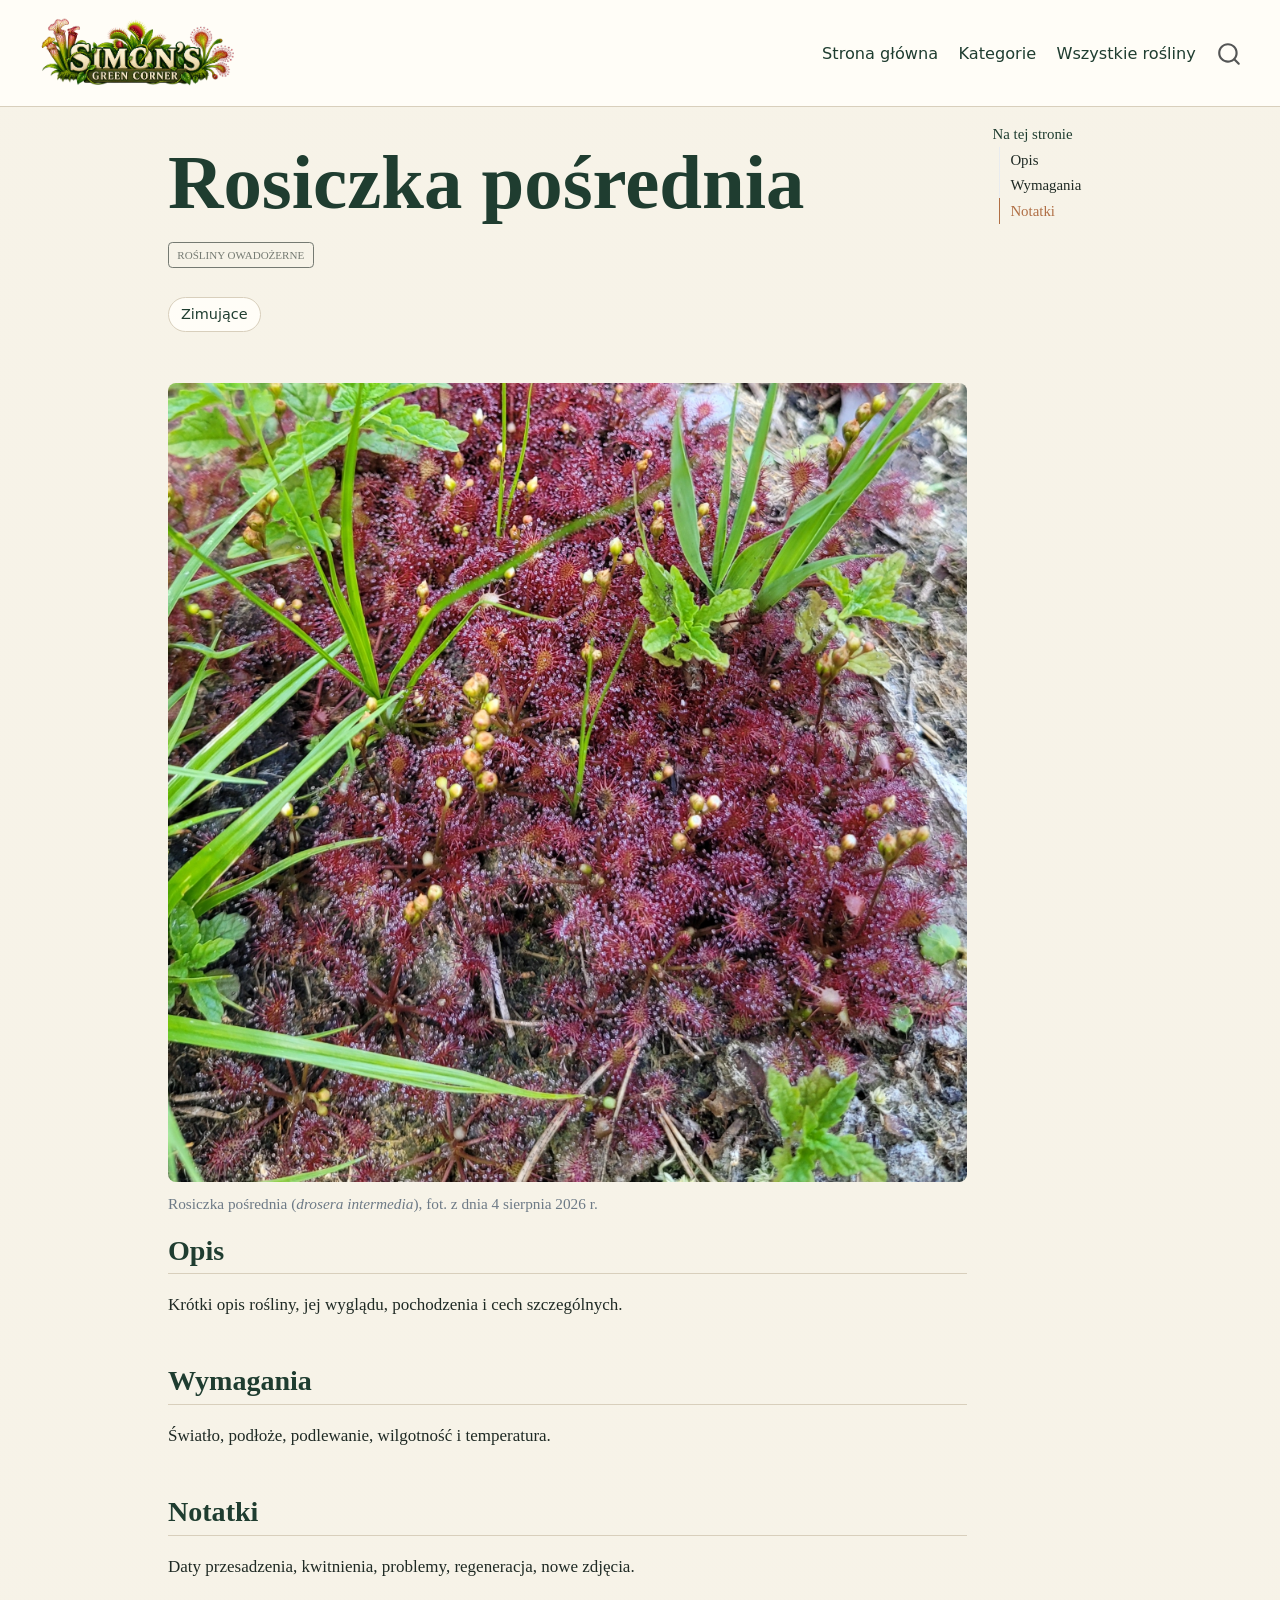
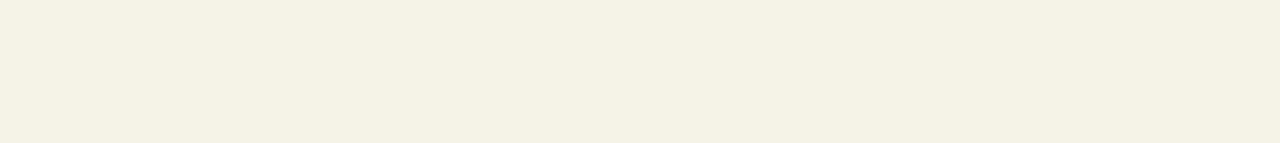
<file: docs/plants/drosera-intermedia.html>
<!DOCTYPE html>
<html xmlns="http://www.w3.org/1999/xhtml" lang="pl" xml:lang="pl"><head>

<meta charset="utf-8">
<meta name="generator" content="quarto-1.9.38">

<meta name="viewport" content="width=device-width, initial-scale=1.0, user-scalable=yes">


<title>Rosiczka pośrednia – Simon’s Green Corner</title>
<style>
/* Default styles provided by pandoc.
** See https://pandoc.org/MANUAL.html#variables-for-html for config info.
*/
code{white-space: pre-wrap;}
span.smallcaps{font-variant: small-caps;}
div.columns{display: flex; gap: min(4vw, 1.5em);}
div.column{flex: auto; overflow-x: auto;}
div.hanging-indent{margin-left: 1.5em; text-indent: -1.5em;}
ul.task-list{list-style: none;}
ul.task-list li input[type="checkbox"] {
  width: 0.8em;
  margin: 0 0.8em 0.2em -1em; /* quarto-specific, see https://github.com/quarto-dev/quarto-cli/issues/4556 */ 
  vertical-align: middle;
}
</style>


<script src="../site_libs/quarto-nav/quarto-nav.js"></script>
<script src="../site_libs/quarto-nav/headroom.min.js"></script>
<script src="../site_libs/clipboard/clipboard.min.js"></script>
<script src="../site_libs/quarto-search/autocomplete.umd.js"></script>
<script src="../site_libs/quarto-search/fuse.min.js"></script>
<script src="../site_libs/quarto-search/quarto-search.js"></script>
<meta name="quarto:offset" content="../">
<script src="../site_libs/quarto-html/quarto.js" type="module"></script>
<script src="../site_libs/quarto-html/tabsets/tabsets.js" type="module"></script>
<script src="../site_libs/quarto-html/popper.min.js"></script>
<script src="../site_libs/quarto-html/tippy.umd.min.js"></script>
<script src="../site_libs/quarto-html/anchor.min.js"></script>
<link href="../site_libs/quarto-html/tippy.css" rel="stylesheet">
<link href="../site_libs/quarto-html/quarto-syntax-highlighting-15634bcf2e68342d4ad2dfa704d543f6.css" rel="stylesheet" id="quarto-text-highlighting-styles">
<script src="../site_libs/bootstrap/bootstrap.min.js"></script>
<link href="../site_libs/bootstrap/bootstrap-icons.css" rel="stylesheet">
<link href="../site_libs/bootstrap/bootstrap-a0f9fd0d421825b736dc1bbcbcba2219.min.css" rel="stylesheet" append-hash="true" id="quarto-bootstrap" data-mode="light">
<script id="quarto-search-options" type="application/json">{
  "location": "navbar",
  "copy-button": false,
  "collapse-after": 3,
  "panel-placement": "end",
  "type": "overlay",
  "limit": 50,
  "keyboard-shortcut": [
    "f",
    "/",
    "s"
  ],
  "show-item-context": false,
  "language": {
    "search-no-results-text": "Brak wyników",
    "search-matching-documents-text": "dopasowane dokumenty",
    "search-copy-link-title": "Kopiuj link do wyszukiwania",
    "search-hide-matches-text": "Ukryj dodatkowe dopasowania",
    "search-more-match-text": "więcej dopasowań w tym dokumencie",
    "search-more-matches-text": "więcej dopasowań w tym dokumencie",
    "search-clear-button-title": "Wyczyść",
    "search-text-placeholder": "",
    "search-detached-cancel-button-title": "Anuluj",
    "search-submit-button-title": "Zatwierdź",
    "search-label": "Szukaj"
  }
}</script>


<link rel="stylesheet" href="../styles.css">
</head>

<body class="nav-fixed quarto-light">

<div id="quarto-search-results"></div>
  <header id="quarto-header" class="headroom fixed-top">
    <nav class="navbar navbar-expand-lg " data-bs-theme="dark">
      <div class="navbar-container container-fluid">
      <div class="navbar-brand-container mx-auto">
    <a href="../index.html" class="navbar-brand navbar-brand-logo">
    <img src="../images/logo.png" alt="Simon's Green Corner" class="navbar-logo light-content">
    <img src="../images/logo.png" alt="Simon's Green Corner" class="navbar-logo dark-content">
    </a>
  </div>
            <div id="quarto-search" class="" title="Szukaj"></div>
          <button class="navbar-toggler" type="button" data-bs-toggle="collapse" data-bs-target="#navbarCollapse" aria-controls="navbarCollapse" role="menu" aria-expanded="false" aria-label="Przełącz nawigację" onclick="if (window.quartoToggleHeadroom) { window.quartoToggleHeadroom(); }">
  <span class="navbar-toggler-icon"></span>
</button>
          <div class="collapse navbar-collapse" id="navbarCollapse">
            <ul class="navbar-nav navbar-nav-scroll ms-auto">
  <li class="nav-item">
    <a class="nav-link" href="../index.html"> 
<span class="menu-text">Strona główna</span></a>
  </li>  
  <li class="nav-item">
    <a class="nav-link" href="../categories/index.html"> 
<span class="menu-text">Kategorie</span></a>
  </li>  
  <li class="nav-item">
    <a class="nav-link" href="../plants/index.html"> 
<span class="menu-text">Wszystkie rośliny</span></a>
  </li>  
</ul>
          </div> <!-- /navcollapse -->
            <div class="quarto-navbar-tools">
</div>
      </div> <!-- /container-fluid -->
    </nav>
</header>
<!-- content -->
<div id="quarto-content" class="quarto-container page-columns page-rows-contents page-layout-article page-navbar">
<!-- sidebar -->
<!-- margin-sidebar -->
    <div id="quarto-margin-sidebar" class="sidebar margin-sidebar">
        <nav id="TOC" role="doc-toc" class="toc-active">
    <h2 id="toc-title">Na tej stronie</h2>
   
  <ul>
  <li><a href="#opis" id="toc-opis" class="nav-link active" data-scroll-target="#opis">Opis</a></li>
  <li><a href="#wymagania" id="toc-wymagania" class="nav-link" data-scroll-target="#wymagania">Wymagania</a></li>
  <li><a href="#notatki" id="toc-notatki" class="nav-link" data-scroll-target="#notatki">Notatki</a></li>
  </ul>
</nav>
    </div>
<!-- main -->
<main class="content" id="quarto-document-content">

<header id="title-block-header" class="quarto-title-block default">
<div class="quarto-title">
<h1 class="title">Rosiczka pośrednia</h1>
  <div class="quarto-categories">
    <div class="quarto-category">Rośliny owadożerne</div>
  </div>
  </div>



<div class="quarto-title-meta">

    
  
    
  </div>
  


</header>


<div class="plant-tags">
<p><a href="../tags/zimujace.html">Zimujące</a></p>
</div>
<div class="quarto-figure quarto-figure-center">
<figure class="figure">
<p><img src="../images/plants/drosera-intermedia.jpg" class="img-fluid figure-img"></p>
<figcaption>Rosiczka pośrednia (<em>drosera intermedia</em>), fot. z dnia 4 sierpnia 2026 r.</figcaption>
</figure>
</div>
<section id="opis" class="level2">
<h2 class="anchored" data-anchor-id="opis">Opis</h2>
<p>Krótki opis rośliny, jej wyglądu, pochodzenia i cech szczególnych.</p>
</section>
<section id="wymagania" class="level2">
<h2 class="anchored" data-anchor-id="wymagania">Wymagania</h2>
<p>Światło, podłoże, podlewanie, wilgotność i temperatura.</p>
</section>
<section id="notatki" class="level2">
<h2 class="anchored" data-anchor-id="notatki">Notatki</h2>
<p>Daty przesadzenia, kwitnienia, problemy, regeneracja, nowe zdjęcia.</p>


</section>

</main> <!-- /main -->
<script id="quarto-html-after-body" type="application/javascript">
  window.document.addEventListener("DOMContentLoaded", function (event) {
    const icon = "";
    const anchorJS = new window.AnchorJS();
    anchorJS.options = {
      placement: 'right',
      icon: icon
    };
    anchorJS.add('.anchored');
    const isCodeAnnotation = (el) => {
      for (const clz of el.classList) {
        if (clz.startsWith('code-annotation-')) {                     
          return true;
        }
      }
      return false;
    }
    const onCopySuccess = function(e) {
      // button target
      const button = e.trigger;
      // don't keep focus
      button.blur();
      // flash "checked"
      button.classList.add('code-copy-button-checked');
      var currentTitle = button.getAttribute("title");
      button.setAttribute("title", "Skopiowano!");
      let tooltip;
      if (window.bootstrap) {
        button.setAttribute("data-bs-toggle", "tooltip");
        button.setAttribute("data-bs-placement", "left");
        button.setAttribute("data-bs-title", "Skopiowano!");
        tooltip = new bootstrap.Tooltip(button, 
          { trigger: "manual", 
            customClass: "code-copy-button-tooltip",
            offset: [0, -8]});
        tooltip.show();    
      }
      setTimeout(function() {
        if (tooltip) {
          tooltip.hide();
          button.removeAttribute("data-bs-title");
          button.removeAttribute("data-bs-toggle");
          button.removeAttribute("data-bs-placement");
        }
        button.setAttribute("title", currentTitle);
        button.classList.remove('code-copy-button-checked');
      }, 1000);
      // clear code selection
      e.clearSelection();
    }
    const getTextToCopy = function(trigger) {
      const outerScaffold = trigger.parentElement.cloneNode(true);
      const codeEl = outerScaffold.querySelector('code');
      for (const childEl of codeEl.children) {
        if (isCodeAnnotation(childEl)) {
          childEl.remove();
        }
      }
      return codeEl.innerText;
    }
    const clipboard = new window.ClipboardJS('.code-copy-button:not([data-in-quarto-modal])', {
      text: getTextToCopy
    });
    clipboard.on('success', onCopySuccess);
    if (window.document.getElementById('quarto-embedded-source-code-modal')) {
      const clipboardModal = new window.ClipboardJS('.code-copy-button[data-in-quarto-modal]', {
        text: getTextToCopy,
        container: window.document.getElementById('quarto-embedded-source-code-modal')
      });
      clipboardModal.on('success', onCopySuccess);
    }
      var localhostRegex = new RegExp(/^(?:http|https):\/\/localhost\:?[0-9]*\//);
      var mailtoRegex = new RegExp(/^mailto:/);
        var filterRegex = new RegExp('/' + window.location.host + '/');
      var isInternal = (href) => {
          return filterRegex.test(href) || localhostRegex.test(href) || mailtoRegex.test(href);
      }
      // Inspect non-navigation links and adorn them if external
     var links = window.document.querySelectorAll('a[href]:not(.nav-link):not(.navbar-brand):not(.toc-action):not(.sidebar-link):not(.sidebar-item-toggle):not(.pagination-link):not(.no-external):not([aria-hidden]):not(.dropdown-item):not(.quarto-navigation-tool):not(.about-link)');
      for (var i=0; i<links.length; i++) {
        const link = links[i];
        if (!isInternal(link.href)) {
          // undo the damage that might have been done by quarto-nav.js in the case of
          // links that we want to consider external
          if (link.dataset.originalHref !== undefined) {
            link.href = link.dataset.originalHref;
          }
        }
      }
    function tippyHover(el, contentFn, onTriggerFn, onUntriggerFn) {
      const config = {
        allowHTML: true,
        maxWidth: 500,
        delay: 100,
        arrow: false,
        appendTo: function(el) {
            return el.parentElement;
        },
        interactive: true,
        interactiveBorder: 10,
        theme: 'quarto',
        placement: 'bottom-start',
      };
      if (contentFn) {
        config.content = contentFn;
      }
      if (onTriggerFn) {
        config.onTrigger = onTriggerFn;
      }
      if (onUntriggerFn) {
        config.onUntrigger = onUntriggerFn;
      }
      window.tippy(el, config); 
    }
    const noterefs = window.document.querySelectorAll('a[role="doc-noteref"]');
    for (var i=0; i<noterefs.length; i++) {
      const ref = noterefs[i];
      tippyHover(ref, function() {
        // use id or data attribute instead here
        let href = ref.getAttribute('data-footnote-href') || ref.getAttribute('href');
        try { href = new URL(href).hash; } catch {}
        const id = href.replace(/^#\/?/, "");
        const note = window.document.getElementById(id);
        if (note) {
          return note.innerHTML;
        } else {
          return "";
        }
      });
    }
    const xrefs = window.document.querySelectorAll('a.quarto-xref');
    const processXRef = (id, note) => {
      // Strip column container classes
      const stripColumnClz = (el) => {
        el.classList.remove("page-full", "page-columns");
        if (el.children) {
          for (const child of el.children) {
            stripColumnClz(child);
          }
        }
      }
      stripColumnClz(note)
      if (id === null || id.startsWith('sec-')) {
        // Special case sections, only their first couple elements
        const container = document.createElement("div");
        if (note.children && note.children.length > 2) {
          container.appendChild(note.children[0].cloneNode(true));
          for (let i = 1; i < note.children.length; i++) {
            const child = note.children[i];
            if (child.tagName === "P" && child.innerText === "") {
              continue;
            } else {
              container.appendChild(child.cloneNode(true));
              break;
            }
          }
          if (window.Quarto?.typesetMath) {
            window.Quarto.typesetMath(container);
          }
          return container.innerHTML
        } else {
          if (window.Quarto?.typesetMath) {
            window.Quarto.typesetMath(note);
          }
          return note.innerHTML;
        }
      } else {
        // Remove any anchor links if they are present
        const anchorLink = note.querySelector('a.anchorjs-link');
        if (anchorLink) {
          anchorLink.remove();
        }
        if (window.Quarto?.typesetMath) {
          window.Quarto.typesetMath(note);
        }
        if (note.classList.contains("callout")) {
          return note.outerHTML;
        } else {
          return note.innerHTML;
        }
      }
    }
    for (var i=0; i<xrefs.length; i++) {
      const xref = xrefs[i];
      tippyHover(xref, undefined, function(instance) {
        instance.disable();
        let url = xref.getAttribute('href');
        let hash = undefined; 
        if (url.startsWith('#')) {
          hash = url;
        } else {
          try { hash = new URL(url).hash; } catch {}
        }
        if (hash) {
          const id = hash.replace(/^#\/?/, "");
          const note = window.document.getElementById(id);
          if (note !== null) {
            try {
              const html = processXRef(id, note.cloneNode(true));
              instance.setContent(html);
            } finally {
              instance.enable();
              instance.show();
            }
          } else {
            // See if we can fetch this
            fetch(url.split('#')[0])
            .then(res => res.text())
            .then(html => {
              const parser = new DOMParser();
              const htmlDoc = parser.parseFromString(html, "text/html");
              const note = htmlDoc.getElementById(id);
              if (note !== null) {
                const html = processXRef(id, note);
                instance.setContent(html);
              } 
            }).finally(() => {
              instance.enable();
              instance.show();
            });
          }
        } else {
          // See if we can fetch a full url (with no hash to target)
          // This is a special case and we should probably do some content thinning / targeting
          fetch(url)
          .then(res => res.text())
          .then(html => {
            const parser = new DOMParser();
            const htmlDoc = parser.parseFromString(html, "text/html");
            const note = htmlDoc.querySelector('main.content');
            if (note !== null) {
              // This should only happen for chapter cross references
              // (since there is no id in the URL)
              // remove the first header
              if (note.children.length > 0 && note.children[0].tagName === "HEADER") {
                note.children[0].remove();
              }
              const html = processXRef(null, note);
              instance.setContent(html);
            } 
          }).finally(() => {
            instance.enable();
            instance.show();
          });
        }
      }, function(instance) {
      });
    }
        let selectedAnnoteEl;
        const selectorForAnnotation = ( cell, annotation) => {
          let cellAttr = 'data-code-cell="' + cell + '"';
          let lineAttr = 'data-code-annotation="' +  annotation + '"';
          const selector = 'span[' + cellAttr + '][' + lineAttr + ']';
          return selector;
        }
        const selectCodeLines = (annoteEl) => {
          const doc = window.document;
          const targetCell = annoteEl.getAttribute("data-target-cell");
          const targetAnnotation = annoteEl.getAttribute("data-target-annotation");
          const annoteSpan = window.document.querySelector(selectorForAnnotation(targetCell, targetAnnotation));
          const lines = annoteSpan.getAttribute("data-code-lines").split(",");
          const lineIds = lines.map((line) => {
            return targetCell + "-" + line;
          })
          let top = null;
          let height = null;
          let parent = null;
          if (lineIds.length > 0) {
              //compute the position of the single el (top and bottom and make a div)
              const el = window.document.getElementById(lineIds[0]);
              top = el.offsetTop;
              height = el.offsetHeight;
              parent = el.parentElement.parentElement;
            if (lineIds.length > 1) {
              const lastEl = window.document.getElementById(lineIds[lineIds.length - 1]);
              const bottom = lastEl.offsetTop + lastEl.offsetHeight;
              height = bottom - top;
            }
            if (top !== null && height !== null && parent !== null) {
              // cook up a div (if necessary) and position it 
              let div = window.document.getElementById("code-annotation-line-highlight");
              if (div === null) {
                div = window.document.createElement("div");
                div.setAttribute("id", "code-annotation-line-highlight");
                div.style.position = 'absolute';
                parent.appendChild(div);
              }
              div.style.top = top - 2 + "px";
              div.style.height = height + 4 + "px";
              div.style.left = 0;
              let gutterDiv = window.document.getElementById("code-annotation-line-highlight-gutter");
              if (gutterDiv === null) {
                gutterDiv = window.document.createElement("div");
                gutterDiv.setAttribute("id", "code-annotation-line-highlight-gutter");
                gutterDiv.style.position = 'absolute';
                const codeCell = window.document.getElementById(targetCell);
                const gutter = codeCell.querySelector('.code-annotation-gutter');
                gutter.appendChild(gutterDiv);
              }
              gutterDiv.style.top = top - 2 + "px";
              gutterDiv.style.height = height + 4 + "px";
            }
            selectedAnnoteEl = annoteEl;
          }
        };
        const unselectCodeLines = () => {
          const elementsIds = ["code-annotation-line-highlight", "code-annotation-line-highlight-gutter"];
          elementsIds.forEach((elId) => {
            const div = window.document.getElementById(elId);
            if (div) {
              div.remove();
            }
          });
          selectedAnnoteEl = undefined;
        };
          // Handle positioning of the toggle
      window.addEventListener(
        "resize",
        throttle(() => {
          elRect = undefined;
          if (selectedAnnoteEl) {
            selectCodeLines(selectedAnnoteEl);
          }
        }, 10)
      );
      function throttle(fn, ms) {
      let throttle = false;
      let timer;
        return (...args) => {
          if(!throttle) { // first call gets through
              fn.apply(this, args);
              throttle = true;
          } else { // all the others get throttled
              if(timer) clearTimeout(timer); // cancel #2
              timer = setTimeout(() => {
                fn.apply(this, args);
                timer = throttle = false;
              }, ms);
          }
        };
      }
        // Attach click handler to the DT
        const annoteDls = window.document.querySelectorAll('dt[data-target-cell]');
        for (const annoteDlNode of annoteDls) {
          annoteDlNode.addEventListener('click', (event) => {
            const clickedEl = event.target;
            if (clickedEl !== selectedAnnoteEl) {
              unselectCodeLines();
              const activeEl = window.document.querySelector('dt[data-target-cell].code-annotation-active');
              if (activeEl) {
                activeEl.classList.remove('code-annotation-active');
              }
              selectCodeLines(clickedEl);
              clickedEl.classList.add('code-annotation-active');
            } else {
              // Unselect the line
              unselectCodeLines();
              clickedEl.classList.remove('code-annotation-active');
            }
          });
        }
    const findCites = (el) => {
      const parentEl = el.parentElement;
      if (parentEl) {
        const cites = parentEl.dataset.cites;
        if (cites) {
          return {
            el,
            cites: cites.split(' ')
          };
        } else {
          return findCites(el.parentElement)
        }
      } else {
        return undefined;
      }
    };
    var bibliorefs = window.document.querySelectorAll('a[role="doc-biblioref"]');
    for (var i=0; i<bibliorefs.length; i++) {
      const ref = bibliorefs[i];
      const citeInfo = findCites(ref);
      if (citeInfo) {
        tippyHover(citeInfo.el, function() {
          var popup = window.document.createElement('div');
          citeInfo.cites.forEach(function(cite) {
            var citeDiv = window.document.createElement('div');
            citeDiv.classList.add('hanging-indent');
            citeDiv.classList.add('csl-entry');
            var biblioDiv = window.document.getElementById('ref-' + cite);
            if (biblioDiv) {
              citeDiv.innerHTML = biblioDiv.innerHTML;
            }
            popup.appendChild(citeDiv);
          });
          return popup.innerHTML;
        });
      }
    }
  });
  </script>
</div> <!-- /content -->




</body></html>
</file>
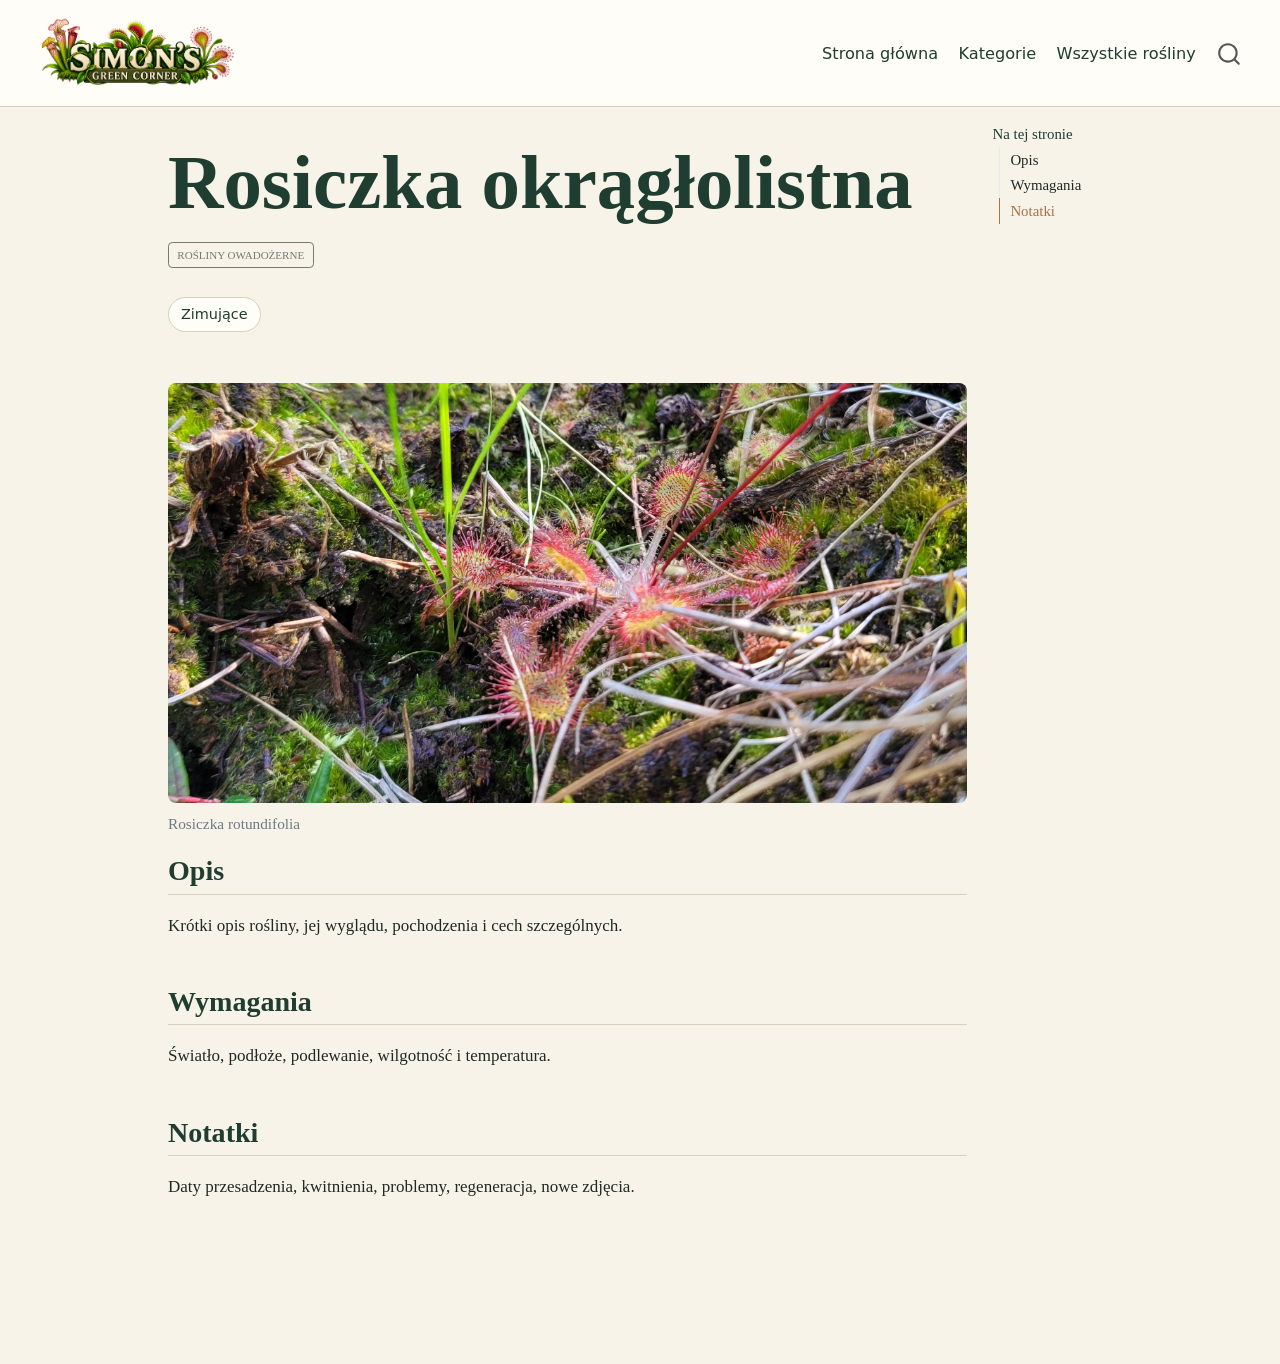
<file: docs/plants/drosera-rotundifolia.html>
<!DOCTYPE html>
<html xmlns="http://www.w3.org/1999/xhtml" lang="pl" xml:lang="pl"><head>

<meta charset="utf-8">
<meta name="generator" content="quarto-1.9.38">

<meta name="viewport" content="width=device-width, initial-scale=1.0, user-scalable=yes">


<title>Rosiczka okrągłolistna – Simon’s Green Corner</title>
<style>
/* Default styles provided by pandoc.
** See https://pandoc.org/MANUAL.html#variables-for-html for config info.
*/
code{white-space: pre-wrap;}
span.smallcaps{font-variant: small-caps;}
div.columns{display: flex; gap: min(4vw, 1.5em);}
div.column{flex: auto; overflow-x: auto;}
div.hanging-indent{margin-left: 1.5em; text-indent: -1.5em;}
ul.task-list{list-style: none;}
ul.task-list li input[type="checkbox"] {
  width: 0.8em;
  margin: 0 0.8em 0.2em -1em; /* quarto-specific, see https://github.com/quarto-dev/quarto-cli/issues/4556 */ 
  vertical-align: middle;
}
</style>


<script src="../site_libs/quarto-nav/quarto-nav.js"></script>
<script src="../site_libs/quarto-nav/headroom.min.js"></script>
<script src="../site_libs/clipboard/clipboard.min.js"></script>
<script src="../site_libs/quarto-search/autocomplete.umd.js"></script>
<script src="../site_libs/quarto-search/fuse.min.js"></script>
<script src="../site_libs/quarto-search/quarto-search.js"></script>
<meta name="quarto:offset" content="../">
<script src="../site_libs/quarto-html/quarto.js" type="module"></script>
<script src="../site_libs/quarto-html/tabsets/tabsets.js" type="module"></script>
<script src="../site_libs/quarto-html/popper.min.js"></script>
<script src="../site_libs/quarto-html/tippy.umd.min.js"></script>
<script src="../site_libs/quarto-html/anchor.min.js"></script>
<link href="../site_libs/quarto-html/tippy.css" rel="stylesheet">
<link href="../site_libs/quarto-html/quarto-syntax-highlighting-15634bcf2e68342d4ad2dfa704d543f6.css" rel="stylesheet" id="quarto-text-highlighting-styles">
<script src="../site_libs/bootstrap/bootstrap.min.js"></script>
<link href="../site_libs/bootstrap/bootstrap-icons.css" rel="stylesheet">
<link href="../site_libs/bootstrap/bootstrap-a0f9fd0d421825b736dc1bbcbcba2219.min.css" rel="stylesheet" append-hash="true" id="quarto-bootstrap" data-mode="light">
<script id="quarto-search-options" type="application/json">{
  "location": "navbar",
  "copy-button": false,
  "collapse-after": 3,
  "panel-placement": "end",
  "type": "overlay",
  "limit": 50,
  "keyboard-shortcut": [
    "f",
    "/",
    "s"
  ],
  "show-item-context": false,
  "language": {
    "search-no-results-text": "Brak wyników",
    "search-matching-documents-text": "dopasowane dokumenty",
    "search-copy-link-title": "Kopiuj link do wyszukiwania",
    "search-hide-matches-text": "Ukryj dodatkowe dopasowania",
    "search-more-match-text": "więcej dopasowań w tym dokumencie",
    "search-more-matches-text": "więcej dopasowań w tym dokumencie",
    "search-clear-button-title": "Wyczyść",
    "search-text-placeholder": "",
    "search-detached-cancel-button-title": "Anuluj",
    "search-submit-button-title": "Zatwierdź",
    "search-label": "Szukaj"
  }
}</script>


<link rel="stylesheet" href="../styles.css">
</head>

<body class="nav-fixed quarto-light">

<div id="quarto-search-results"></div>
  <header id="quarto-header" class="headroom fixed-top">
    <nav class="navbar navbar-expand-lg " data-bs-theme="dark">
      <div class="navbar-container container-fluid">
      <div class="navbar-brand-container mx-auto">
    <a href="../index.html" class="navbar-brand navbar-brand-logo">
    <img src="../images/logo.png" alt="Simon's Green Corner" class="navbar-logo light-content">
    <img src="../images/logo.png" alt="Simon's Green Corner" class="navbar-logo dark-content">
    </a>
  </div>
            <div id="quarto-search" class="" title="Szukaj"></div>
          <button class="navbar-toggler" type="button" data-bs-toggle="collapse" data-bs-target="#navbarCollapse" aria-controls="navbarCollapse" role="menu" aria-expanded="false" aria-label="Przełącz nawigację" onclick="if (window.quartoToggleHeadroom) { window.quartoToggleHeadroom(); }">
  <span class="navbar-toggler-icon"></span>
</button>
          <div class="collapse navbar-collapse" id="navbarCollapse">
            <ul class="navbar-nav navbar-nav-scroll ms-auto">
  <li class="nav-item">
    <a class="nav-link" href="../index.html"> 
<span class="menu-text">Strona główna</span></a>
  </li>  
  <li class="nav-item">
    <a class="nav-link" href="../categories/index.html"> 
<span class="menu-text">Kategorie</span></a>
  </li>  
  <li class="nav-item">
    <a class="nav-link" href="../plants/index.html"> 
<span class="menu-text">Wszystkie rośliny</span></a>
  </li>  
</ul>
          </div> <!-- /navcollapse -->
            <div class="quarto-navbar-tools">
</div>
      </div> <!-- /container-fluid -->
    </nav>
</header>
<!-- content -->
<div id="quarto-content" class="quarto-container page-columns page-rows-contents page-layout-article page-navbar">
<!-- sidebar -->
<!-- margin-sidebar -->
    <div id="quarto-margin-sidebar" class="sidebar margin-sidebar">
        <nav id="TOC" role="doc-toc" class="toc-active">
    <h2 id="toc-title">Na tej stronie</h2>
   
  <ul>
  <li><a href="#opis" id="toc-opis" class="nav-link active" data-scroll-target="#opis">Opis</a></li>
  <li><a href="#wymagania" id="toc-wymagania" class="nav-link" data-scroll-target="#wymagania">Wymagania</a></li>
  <li><a href="#notatki" id="toc-notatki" class="nav-link" data-scroll-target="#notatki">Notatki</a></li>
  </ul>
</nav>
    </div>
<!-- main -->
<main class="content" id="quarto-document-content">

<header id="title-block-header" class="quarto-title-block default">
<div class="quarto-title">
<h1 class="title">Rosiczka okrągłolistna</h1>
  <div class="quarto-categories">
    <div class="quarto-category">Rośliny owadożerne</div>
  </div>
  </div>



<div class="quarto-title-meta">

    
  
    
  </div>
  


</header>


<div class="plant-tags">
<p><a href="../tags/zimujace.html">Zimujące</a></p>
</div>
<div class="quarto-figure quarto-figure-center">
<figure class="figure">
<p><img src="../images/plants/drosera-rotundifolia.jpg" class="img-fluid figure-img"></p>
<figcaption>Rosiczka rotundifolia</figcaption>
</figure>
</div>
<section id="opis" class="level2">
<h2 class="anchored" data-anchor-id="opis">Opis</h2>
<p>Krótki opis rośliny, jej wyglądu, pochodzenia i cech szczególnych.</p>
</section>
<section id="wymagania" class="level2">
<h2 class="anchored" data-anchor-id="wymagania">Wymagania</h2>
<p>Światło, podłoże, podlewanie, wilgotność i temperatura.</p>
</section>
<section id="notatki" class="level2">
<h2 class="anchored" data-anchor-id="notatki">Notatki</h2>
<p>Daty przesadzenia, kwitnienia, problemy, regeneracja, nowe zdjęcia.</p>


</section>

</main> <!-- /main -->
<script id="quarto-html-after-body" type="application/javascript">
  window.document.addEventListener("DOMContentLoaded", function (event) {
    const icon = "";
    const anchorJS = new window.AnchorJS();
    anchorJS.options = {
      placement: 'right',
      icon: icon
    };
    anchorJS.add('.anchored');
    const isCodeAnnotation = (el) => {
      for (const clz of el.classList) {
        if (clz.startsWith('code-annotation-')) {                     
          return true;
        }
      }
      return false;
    }
    const onCopySuccess = function(e) {
      // button target
      const button = e.trigger;
      // don't keep focus
      button.blur();
      // flash "checked"
      button.classList.add('code-copy-button-checked');
      var currentTitle = button.getAttribute("title");
      button.setAttribute("title", "Skopiowano!");
      let tooltip;
      if (window.bootstrap) {
        button.setAttribute("data-bs-toggle", "tooltip");
        button.setAttribute("data-bs-placement", "left");
        button.setAttribute("data-bs-title", "Skopiowano!");
        tooltip = new bootstrap.Tooltip(button, 
          { trigger: "manual", 
            customClass: "code-copy-button-tooltip",
            offset: [0, -8]});
        tooltip.show();    
      }
      setTimeout(function() {
        if (tooltip) {
          tooltip.hide();
          button.removeAttribute("data-bs-title");
          button.removeAttribute("data-bs-toggle");
          button.removeAttribute("data-bs-placement");
        }
        button.setAttribute("title", currentTitle);
        button.classList.remove('code-copy-button-checked');
      }, 1000);
      // clear code selection
      e.clearSelection();
    }
    const getTextToCopy = function(trigger) {
      const outerScaffold = trigger.parentElement.cloneNode(true);
      const codeEl = outerScaffold.querySelector('code');
      for (const childEl of codeEl.children) {
        if (isCodeAnnotation(childEl)) {
          childEl.remove();
        }
      }
      return codeEl.innerText;
    }
    const clipboard = new window.ClipboardJS('.code-copy-button:not([data-in-quarto-modal])', {
      text: getTextToCopy
    });
    clipboard.on('success', onCopySuccess);
    if (window.document.getElementById('quarto-embedded-source-code-modal')) {
      const clipboardModal = new window.ClipboardJS('.code-copy-button[data-in-quarto-modal]', {
        text: getTextToCopy,
        container: window.document.getElementById('quarto-embedded-source-code-modal')
      });
      clipboardModal.on('success', onCopySuccess);
    }
      var localhostRegex = new RegExp(/^(?:http|https):\/\/localhost\:?[0-9]*\//);
      var mailtoRegex = new RegExp(/^mailto:/);
        var filterRegex = new RegExp('/' + window.location.host + '/');
      var isInternal = (href) => {
          return filterRegex.test(href) || localhostRegex.test(href) || mailtoRegex.test(href);
      }
      // Inspect non-navigation links and adorn them if external
     var links = window.document.querySelectorAll('a[href]:not(.nav-link):not(.navbar-brand):not(.toc-action):not(.sidebar-link):not(.sidebar-item-toggle):not(.pagination-link):not(.no-external):not([aria-hidden]):not(.dropdown-item):not(.quarto-navigation-tool):not(.about-link)');
      for (var i=0; i<links.length; i++) {
        const link = links[i];
        if (!isInternal(link.href)) {
          // undo the damage that might have been done by quarto-nav.js in the case of
          // links that we want to consider external
          if (link.dataset.originalHref !== undefined) {
            link.href = link.dataset.originalHref;
          }
        }
      }
    function tippyHover(el, contentFn, onTriggerFn, onUntriggerFn) {
      const config = {
        allowHTML: true,
        maxWidth: 500,
        delay: 100,
        arrow: false,
        appendTo: function(el) {
            return el.parentElement;
        },
        interactive: true,
        interactiveBorder: 10,
        theme: 'quarto',
        placement: 'bottom-start',
      };
      if (contentFn) {
        config.content = contentFn;
      }
      if (onTriggerFn) {
        config.onTrigger = onTriggerFn;
      }
      if (onUntriggerFn) {
        config.onUntrigger = onUntriggerFn;
      }
      window.tippy(el, config); 
    }
    const noterefs = window.document.querySelectorAll('a[role="doc-noteref"]');
    for (var i=0; i<noterefs.length; i++) {
      const ref = noterefs[i];
      tippyHover(ref, function() {
        // use id or data attribute instead here
        let href = ref.getAttribute('data-footnote-href') || ref.getAttribute('href');
        try { href = new URL(href).hash; } catch {}
        const id = href.replace(/^#\/?/, "");
        const note = window.document.getElementById(id);
        if (note) {
          return note.innerHTML;
        } else {
          return "";
        }
      });
    }
    const xrefs = window.document.querySelectorAll('a.quarto-xref');
    const processXRef = (id, note) => {
      // Strip column container classes
      const stripColumnClz = (el) => {
        el.classList.remove("page-full", "page-columns");
        if (el.children) {
          for (const child of el.children) {
            stripColumnClz(child);
          }
        }
      }
      stripColumnClz(note)
      if (id === null || id.startsWith('sec-')) {
        // Special case sections, only their first couple elements
        const container = document.createElement("div");
        if (note.children && note.children.length > 2) {
          container.appendChild(note.children[0].cloneNode(true));
          for (let i = 1; i < note.children.length; i++) {
            const child = note.children[i];
            if (child.tagName === "P" && child.innerText === "") {
              continue;
            } else {
              container.appendChild(child.cloneNode(true));
              break;
            }
          }
          if (window.Quarto?.typesetMath) {
            window.Quarto.typesetMath(container);
          }
          return container.innerHTML
        } else {
          if (window.Quarto?.typesetMath) {
            window.Quarto.typesetMath(note);
          }
          return note.innerHTML;
        }
      } else {
        // Remove any anchor links if they are present
        const anchorLink = note.querySelector('a.anchorjs-link');
        if (anchorLink) {
          anchorLink.remove();
        }
        if (window.Quarto?.typesetMath) {
          window.Quarto.typesetMath(note);
        }
        if (note.classList.contains("callout")) {
          return note.outerHTML;
        } else {
          return note.innerHTML;
        }
      }
    }
    for (var i=0; i<xrefs.length; i++) {
      const xref = xrefs[i];
      tippyHover(xref, undefined, function(instance) {
        instance.disable();
        let url = xref.getAttribute('href');
        let hash = undefined; 
        if (url.startsWith('#')) {
          hash = url;
        } else {
          try { hash = new URL(url).hash; } catch {}
        }
        if (hash) {
          const id = hash.replace(/^#\/?/, "");
          const note = window.document.getElementById(id);
          if (note !== null) {
            try {
              const html = processXRef(id, note.cloneNode(true));
              instance.setContent(html);
            } finally {
              instance.enable();
              instance.show();
            }
          } else {
            // See if we can fetch this
            fetch(url.split('#')[0])
            .then(res => res.text())
            .then(html => {
              const parser = new DOMParser();
              const htmlDoc = parser.parseFromString(html, "text/html");
              const note = htmlDoc.getElementById(id);
              if (note !== null) {
                const html = processXRef(id, note);
                instance.setContent(html);
              } 
            }).finally(() => {
              instance.enable();
              instance.show();
            });
          }
        } else {
          // See if we can fetch a full url (with no hash to target)
          // This is a special case and we should probably do some content thinning / targeting
          fetch(url)
          .then(res => res.text())
          .then(html => {
            const parser = new DOMParser();
            const htmlDoc = parser.parseFromString(html, "text/html");
            const note = htmlDoc.querySelector('main.content');
            if (note !== null) {
              // This should only happen for chapter cross references
              // (since there is no id in the URL)
              // remove the first header
              if (note.children.length > 0 && note.children[0].tagName === "HEADER") {
                note.children[0].remove();
              }
              const html = processXRef(null, note);
              instance.setContent(html);
            } 
          }).finally(() => {
            instance.enable();
            instance.show();
          });
        }
      }, function(instance) {
      });
    }
        let selectedAnnoteEl;
        const selectorForAnnotation = ( cell, annotation) => {
          let cellAttr = 'data-code-cell="' + cell + '"';
          let lineAttr = 'data-code-annotation="' +  annotation + '"';
          const selector = 'span[' + cellAttr + '][' + lineAttr + ']';
          return selector;
        }
        const selectCodeLines = (annoteEl) => {
          const doc = window.document;
          const targetCell = annoteEl.getAttribute("data-target-cell");
          const targetAnnotation = annoteEl.getAttribute("data-target-annotation");
          const annoteSpan = window.document.querySelector(selectorForAnnotation(targetCell, targetAnnotation));
          const lines = annoteSpan.getAttribute("data-code-lines").split(",");
          const lineIds = lines.map((line) => {
            return targetCell + "-" + line;
          })
          let top = null;
          let height = null;
          let parent = null;
          if (lineIds.length > 0) {
              //compute the position of the single el (top and bottom and make a div)
              const el = window.document.getElementById(lineIds[0]);
              top = el.offsetTop;
              height = el.offsetHeight;
              parent = el.parentElement.parentElement;
            if (lineIds.length > 1) {
              const lastEl = window.document.getElementById(lineIds[lineIds.length - 1]);
              const bottom = lastEl.offsetTop + lastEl.offsetHeight;
              height = bottom - top;
            }
            if (top !== null && height !== null && parent !== null) {
              // cook up a div (if necessary) and position it 
              let div = window.document.getElementById("code-annotation-line-highlight");
              if (div === null) {
                div = window.document.createElement("div");
                div.setAttribute("id", "code-annotation-line-highlight");
                div.style.position = 'absolute';
                parent.appendChild(div);
              }
              div.style.top = top - 2 + "px";
              div.style.height = height + 4 + "px";
              div.style.left = 0;
              let gutterDiv = window.document.getElementById("code-annotation-line-highlight-gutter");
              if (gutterDiv === null) {
                gutterDiv = window.document.createElement("div");
                gutterDiv.setAttribute("id", "code-annotation-line-highlight-gutter");
                gutterDiv.style.position = 'absolute';
                const codeCell = window.document.getElementById(targetCell);
                const gutter = codeCell.querySelector('.code-annotation-gutter');
                gutter.appendChild(gutterDiv);
              }
              gutterDiv.style.top = top - 2 + "px";
              gutterDiv.style.height = height + 4 + "px";
            }
            selectedAnnoteEl = annoteEl;
          }
        };
        const unselectCodeLines = () => {
          const elementsIds = ["code-annotation-line-highlight", "code-annotation-line-highlight-gutter"];
          elementsIds.forEach((elId) => {
            const div = window.document.getElementById(elId);
            if (div) {
              div.remove();
            }
          });
          selectedAnnoteEl = undefined;
        };
          // Handle positioning of the toggle
      window.addEventListener(
        "resize",
        throttle(() => {
          elRect = undefined;
          if (selectedAnnoteEl) {
            selectCodeLines(selectedAnnoteEl);
          }
        }, 10)
      );
      function throttle(fn, ms) {
      let throttle = false;
      let timer;
        return (...args) => {
          if(!throttle) { // first call gets through
              fn.apply(this, args);
              throttle = true;
          } else { // all the others get throttled
              if(timer) clearTimeout(timer); // cancel #2
              timer = setTimeout(() => {
                fn.apply(this, args);
                timer = throttle = false;
              }, ms);
          }
        };
      }
        // Attach click handler to the DT
        const annoteDls = window.document.querySelectorAll('dt[data-target-cell]');
        for (const annoteDlNode of annoteDls) {
          annoteDlNode.addEventListener('click', (event) => {
            const clickedEl = event.target;
            if (clickedEl !== selectedAnnoteEl) {
              unselectCodeLines();
              const activeEl = window.document.querySelector('dt[data-target-cell].code-annotation-active');
              if (activeEl) {
                activeEl.classList.remove('code-annotation-active');
              }
              selectCodeLines(clickedEl);
              clickedEl.classList.add('code-annotation-active');
            } else {
              // Unselect the line
              unselectCodeLines();
              clickedEl.classList.remove('code-annotation-active');
            }
          });
        }
    const findCites = (el) => {
      const parentEl = el.parentElement;
      if (parentEl) {
        const cites = parentEl.dataset.cites;
        if (cites) {
          return {
            el,
            cites: cites.split(' ')
          };
        } else {
          return findCites(el.parentElement)
        }
      } else {
        return undefined;
      }
    };
    var bibliorefs = window.document.querySelectorAll('a[role="doc-biblioref"]');
    for (var i=0; i<bibliorefs.length; i++) {
      const ref = bibliorefs[i];
      const citeInfo = findCites(ref);
      if (citeInfo) {
        tippyHover(citeInfo.el, function() {
          var popup = window.document.createElement('div');
          citeInfo.cites.forEach(function(cite) {
            var citeDiv = window.document.createElement('div');
            citeDiv.classList.add('hanging-indent');
            citeDiv.classList.add('csl-entry');
            var biblioDiv = window.document.getElementById('ref-' + cite);
            if (biblioDiv) {
              citeDiv.innerHTML = biblioDiv.innerHTML;
            }
            popup.appendChild(citeDiv);
          });
          return popup.innerHTML;
        });
      }
    }
  });
  </script>
</div> <!-- /content -->




</body></html>
</file>
<file: docs/site_libs/quarto-html/tippy.css>
.tippy-box[data-animation=fade][data-state=hidden]{opacity:0}[data-tippy-root]{max-width:calc(100vw - 10px)}.tippy-box{position:relative;background-color:#333;color:#fff;border-radius:4px;font-size:14px;line-height:1.4;white-space:normal;outline:0;transition-property:transform,visibility,opacity}.tippy-box[data-placement^=top]>.tippy-arrow{bottom:0}.tippy-box[data-placement^=top]>.tippy-arrow:before{bottom:-7px;left:0;border-width:8px 8px 0;border-top-color:initial;transform-origin:center top}.tippy-box[data-placement^=bottom]>.tippy-arrow{top:0}.tippy-box[data-placement^=bottom]>.tippy-arrow:before{top:-7px;left:0;border-width:0 8px 8px;border-bottom-color:initial;transform-origin:center bottom}.tippy-box[data-placement^=left]>.tippy-arrow{right:0}.tippy-box[data-placement^=left]>.tippy-arrow:before{border-width:8px 0 8px 8px;border-left-color:initial;right:-7px;transform-origin:center left}.tippy-box[data-placement^=right]>.tippy-arrow{left:0}.tippy-box[data-placement^=right]>.tippy-arrow:before{left:-7px;border-width:8px 8px 8px 0;border-right-color:initial;transform-origin:center right}.tippy-box[data-inertia][data-state=visible]{transition-timing-function:cubic-bezier(.54,1.5,.38,1.11)}.tippy-arrow{width:16px;height:16px;color:#333}.tippy-arrow:before{content:"";position:absolute;border-color:transparent;border-style:solid}.tippy-content{position:relative;padding:5px 9px;z-index:1}
</file>
<file: docs/site_libs/quarto-html/quarto-syntax-highlighting-15634bcf2e68342d4ad2dfa704d543f6.css>
/* quarto syntax highlight colors */
:root {
  --quarto-hl-ot-color: #003B4F;
  --quarto-hl-at-color: #657422;
  --quarto-hl-ss-color: #20794D;
  --quarto-hl-an-color: #5E5E5E;
  --quarto-hl-fu-color: #4758AB;
  --quarto-hl-st-color: #20794D;
  --quarto-hl-cf-color: #003B4F;
  --quarto-hl-op-color: #5E5E5E;
  --quarto-hl-er-color: #AD0000;
  --quarto-hl-bn-color: #AD0000;
  --quarto-hl-al-color: #AD0000;
  --quarto-hl-va-color: #111111;
  --quarto-hl-bu-color: inherit;
  --quarto-hl-ex-color: inherit;
  --quarto-hl-pp-color: #AD0000;
  --quarto-hl-in-color: #5E5E5E;
  --quarto-hl-vs-color: #20794D;
  --quarto-hl-wa-color: #5E5E5E;
  --quarto-hl-do-color: #5E5E5E;
  --quarto-hl-im-color: #00769E;
  --quarto-hl-ch-color: #20794D;
  --quarto-hl-dt-color: #AD0000;
  --quarto-hl-fl-color: #AD0000;
  --quarto-hl-co-color: #5E5E5E;
  --quarto-hl-cv-color: #5E5E5E;
  --quarto-hl-cn-color: #8f5902;
  --quarto-hl-sc-color: #5E5E5E;
  --quarto-hl-dv-color: #AD0000;
  --quarto-hl-kw-color: #003B4F;
}

/* other quarto variables */
:root {
  --quarto-font-monospace: SFMono-Regular, Menlo, Monaco, Consolas, "Liberation Mono", "Courier New", monospace;
}

/* syntax highlight based on Pandoc's rules */
pre > code.sourceCode > span {
  color: #003B4F;
}

code.sourceCode > span {
  color: #003B4F;
}

div.sourceCode,
div.sourceCode pre.sourceCode {
  color: #003B4F;
}

/* Normal */
code span {
  color: #003B4F;
}

/* Alert */
code span.al {
  color: #AD0000;
  font-style: inherit;
}

/* Annotation */
code span.an {
  color: #5E5E5E;
  font-style: inherit;
}

/* Attribute */
code span.at {
  color: #657422;
  font-style: inherit;
}

/* BaseN */
code span.bn {
  color: #AD0000;
  font-style: inherit;
}

/* BuiltIn */
code span.bu {
  font-style: inherit;
}

/* ControlFlow */
code span.cf {
  color: #003B4F;
  font-weight: bold;
  font-style: inherit;
}

/* Char */
code span.ch {
  color: #20794D;
  font-style: inherit;
}

/* Constant */
code span.cn {
  color: #8f5902;
  font-style: inherit;
}

/* Comment */
code span.co {
  color: #5E5E5E;
  font-style: inherit;
}

/* CommentVar */
code span.cv {
  color: #5E5E5E;
  font-style: italic;
}

/* Documentation */
code span.do {
  color: #5E5E5E;
  font-style: italic;
}

/* DataType */
code span.dt {
  color: #AD0000;
  font-style: inherit;
}

/* DecVal */
code span.dv {
  color: #AD0000;
  font-style: inherit;
}

/* Error */
code span.er {
  color: #AD0000;
  font-style: inherit;
}

/* Extension */
code span.ex {
  font-style: inherit;
}

/* Float */
code span.fl {
  color: #AD0000;
  font-style: inherit;
}

/* Function */
code span.fu {
  color: #4758AB;
  font-style: inherit;
}

/* Import */
code span.im {
  color: #00769E;
  font-style: inherit;
}

/* Information */
code span.in {
  color: #5E5E5E;
  font-style: inherit;
}

/* Keyword */
code span.kw {
  color: #003B4F;
  font-weight: bold;
  font-style: inherit;
}

/* Operator */
code span.op {
  color: #5E5E5E;
  font-style: inherit;
}

/* Other */
code span.ot {
  color: #003B4F;
  font-style: inherit;
}

/* Preprocessor */
code span.pp {
  color: #AD0000;
  font-style: inherit;
}

/* SpecialChar */
code span.sc {
  color: #5E5E5E;
  font-style: inherit;
}

/* SpecialString */
code span.ss {
  color: #20794D;
  font-style: inherit;
}

/* String */
code span.st {
  color: #20794D;
  font-style: inherit;
}

/* Variable */
code span.va {
  color: #111111;
  font-style: inherit;
}

/* VerbatimString */
code span.vs {
  color: #20794D;
  font-style: inherit;
}

/* Warning */
code span.wa {
  color: #5E5E5E;
  font-style: italic;
}

.prevent-inlining {
  content: "</";
}

/*# sourceMappingURL=f23921c56f73e400b49028c9186a1aa0.css.map */
</file>
<file: docs/styles.css>
:root {
  --leaf: #2f5d46;
  --leaf-dark: #1f3d30;
  --moss: #6f7f4f;
  --paper: #f7f3e8;
  --paper-light: #fffdf7;
  --clay: #b06f45;
  --ink: #1f2a24;
  --muted: #66736a;
  --line: #d8cfbc;
}

body {
  background: var(--paper);
  color: var(--ink);
  font-family: Georgia, "Times New Roman", serif;
  line-height: 1.7;
}

.navbar {
  background: var(--paper-light);
  border-bottom: 1px solid var(--line);
  padding-top: 0.7rem;
  padding-bottom: 0.7rem;
}

.navbar-logo {
  max-height: 72px;
  width: auto;
}

.navbar-brand {
  margin-right: 2rem;
}

.navbar-nav .nav-link {
  color: var(--leaf-dark);
  font-family: system-ui, -apple-system, BlinkMacSystemFont, "Segoe UI", sans-serif;
  font-size: 0.95rem;
  letter-spacing: 0;
}

.navbar-nav .nav-link:hover,
.navbar-nav .nav-link.active {
  color: var(--clay);
}

#quarto-content {
  background:
    linear-gradient(rgba(247, 243, 232, 0.92), rgba(247, 243, 232, 0.92)),
    repeating-linear-gradient(
      90deg,
      transparent,
      transparent 31px,
      rgba(47, 93, 70, 0.04) 32px
    );
}

main.content {
  max-width: 980px;
  padding-top: 2.5rem;
  padding-bottom: 4rem;
}

h1, h2, h3 {
  color: var(--leaf-dark);
  line-height: 1.2;
}

h1 {
  font-size: clamp(2.3rem, 6vw, 4.7rem);
  margin-bottom: 1rem;
}

h2 {
  margin-top: 2.6rem;
  padding-bottom: 0.35rem;
  border-bottom: 1px solid var(--line);
}

a {
  color: var(--leaf);
  text-decoration-thickness: 1px;
  text-underline-offset: 0.18em;
}

a:hover {
  color: var(--clay);
}

img {
  border-radius: 8px;
}

.quarto-title-block .quarto-title-banner {
  background: var(--leaf-dark);
  color: var(--paper-light);
}

.quarto-title-meta {
  color: var(--muted);
}

.home-logo {
  text-align: center;
  margin: 1rem 0 2.5rem;
}

.home-logo img {
  max-width: 260px;
  height: auto;
  border-radius: 0;
}

.callout {
  border-radius: 8px;
  border-color: var(--line);
}

.card,
.quarto-grid-item {
  border: 1px solid var(--line);
  border-radius: 8px;
  background: var(--paper-light);
  box-shadow: 0 8px 24px rgba(31, 42, 36, 0.07);
  overflow: hidden;
}

.card:hover,
.quarto-grid-item:hover {
  transform: translateY(-2px);
  transition: transform 160ms ease, box-shadow 160ms ease;
  box-shadow: 0 12px 30px rgba(31, 42, 36, 0.12);
}

.card-img-top,
.quarto-grid-item img {
  aspect-ratio: 4 / 3;
  object-fit: cover;
  border-radius: 0;
}

.card-title,
.listing-title {
  color: var(--leaf-dark);
  font-weight: 700;
}

.card-text,
.listing-description,
.listing-date,
.listing-author {
  color: var(--muted);
}

.quarto-listing-table {
  background: var(--paper-light);
  border: 1px solid var(--line);
  border-radius: 8px;
  overflow: hidden;
}

table {
  background: var(--paper-light);
}

thead {
  background: #ebe3d1;
  color: var(--leaf-dark);
}

tbody tr:hover {
  background: #f0eadc;
}

.sidebar nav[role="doc-toc"] ul > li > a.active {
  color: var(--clay) !important;
  border-left-color: var(--clay) !important;
}

blockquote {
  border-left: 4px solid var(--moss);
  color: var(--muted);
  background: rgba(255, 253, 247, 0.7);
  padding: 0.8rem 1rem;
}

@media (max-width: 768px) {
  .navbar-logo {
    max-height: 56px;
  }

  main.content {
    padding-left: 1.1rem;
    padding-right: 1.1rem;
  }

  h1 {
    font-size: 2.3rem;
  }
}

.plant-tags {
  display: flex;
  flex-wrap: wrap;
  gap: 0.5rem;
  margin: 1.2rem 0 2rem;
}

.plant-tags a {
  display: inline-block;
  padding: 0.25rem 0.7rem;
  border: 1px solid var(--line);
  border-radius: 999px;
  background: var(--paper-light);
  color: var(--leaf-dark);
  font-family: system-ui, -apple-system, BlinkMacSystemFont, "Segoe UI", sans-serif;
  font-size: 0.85rem;
  text-decoration: none;
}

.plant-tags a:hover {
  background: var(--leaf-dark);
  color: var(--paper-light);
  border-color: var(--leaf-dark);
}
</file>
